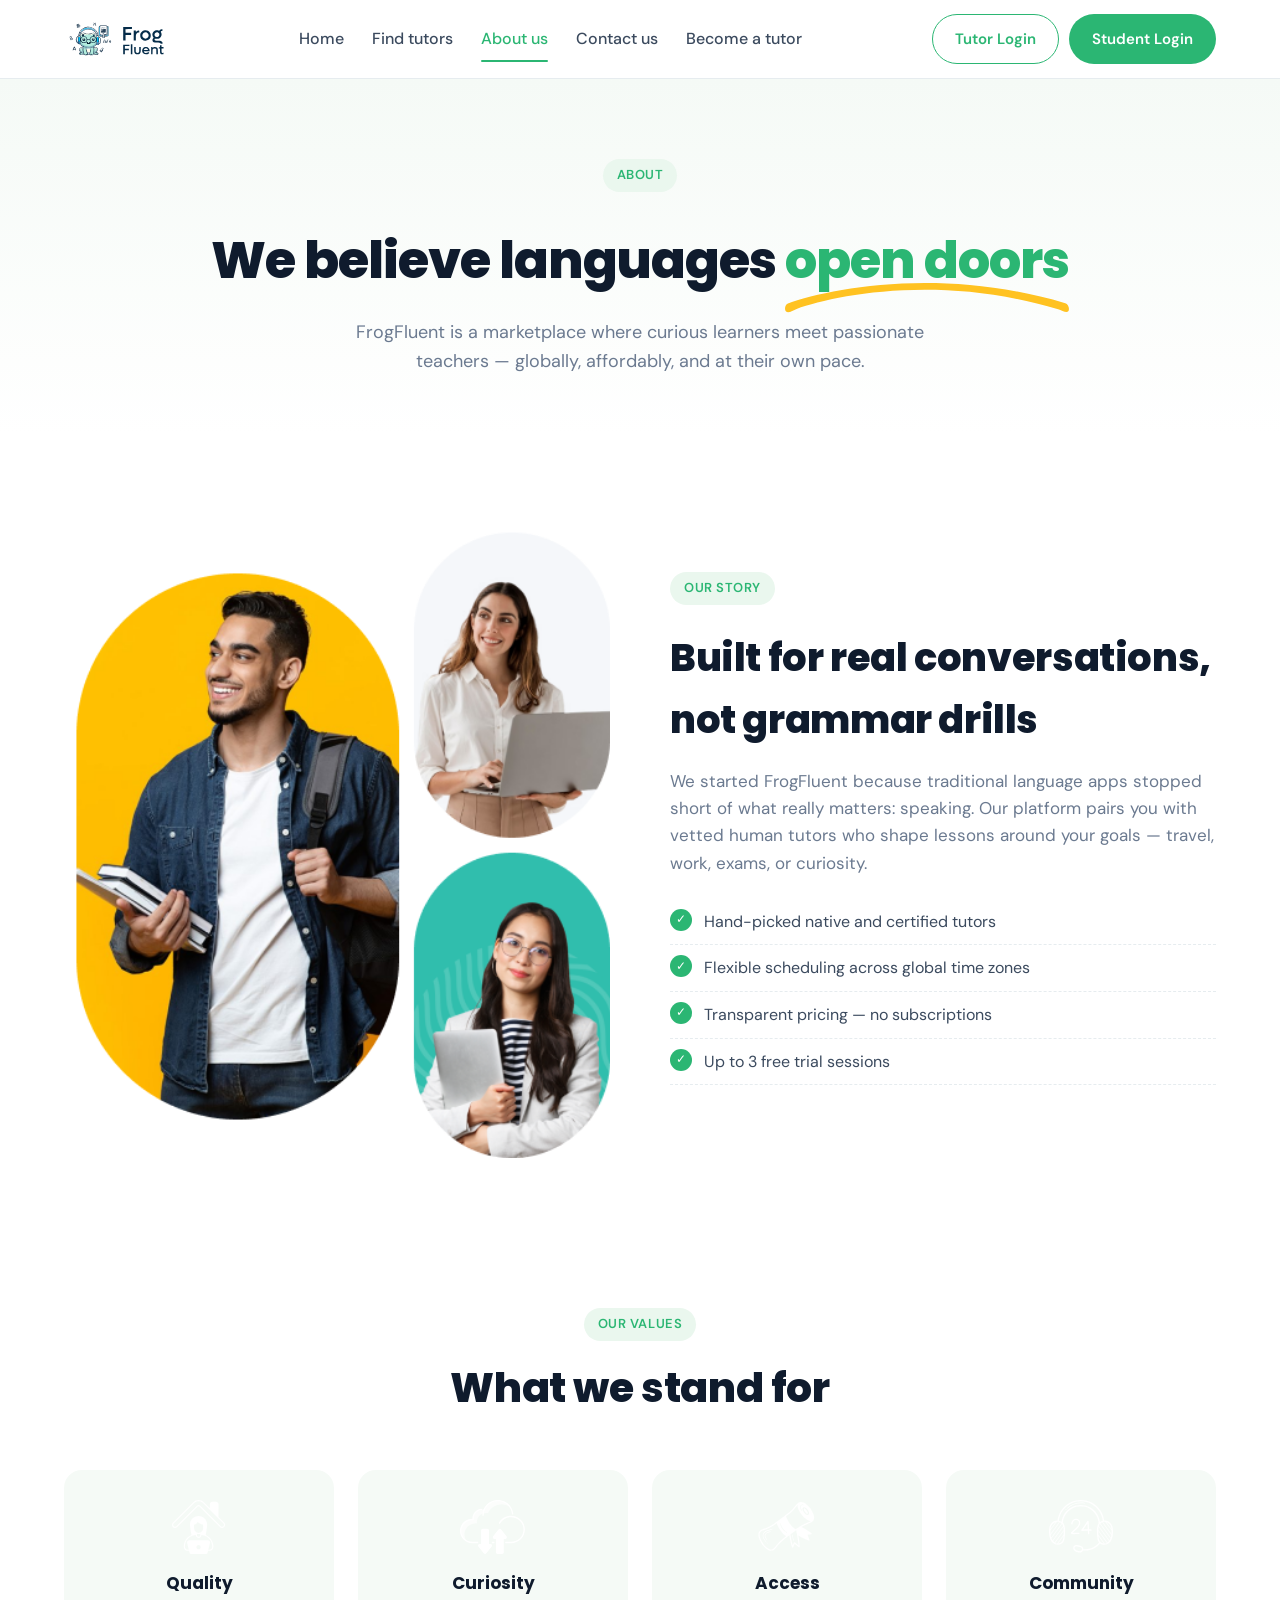
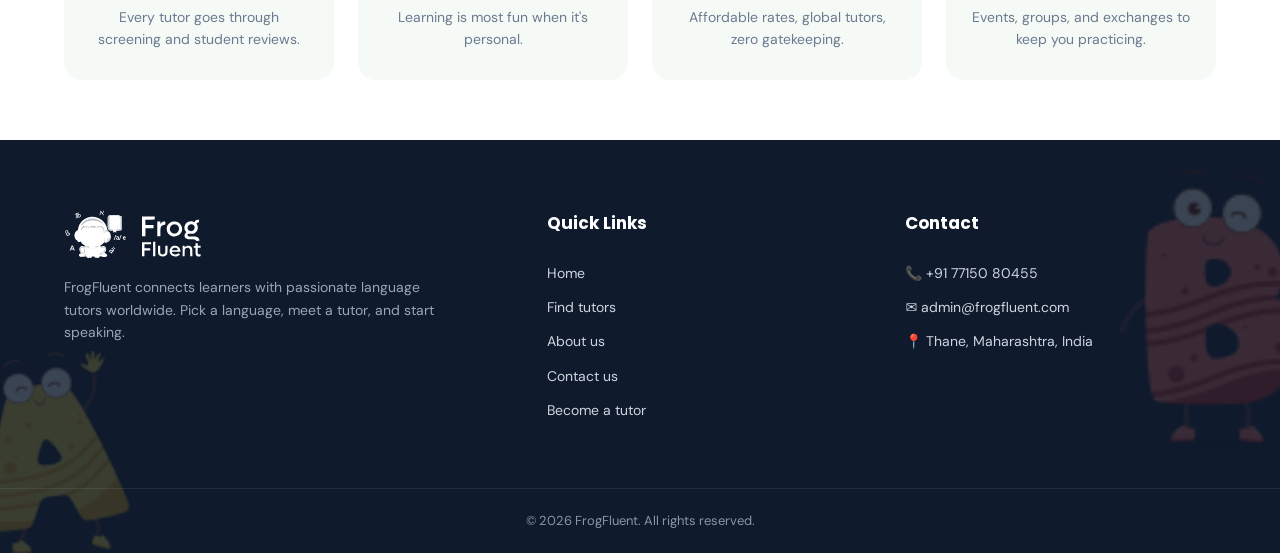
<file: about.html>
<!DOCTYPE html>
<html lang="en">
<head>
<meta charset="UTF-8" />
<meta name="viewport" content="width=device-width, initial-scale=1.0" />
<title>About Us — FrogFluent</title>
<link rel="icon" href="assets/logo.svg" />
<link rel="preconnect" href="https://fonts.googleapis.com">
<link rel="preconnect" href="https://fonts.gstatic.com" crossorigin>
<link href="https://fonts.googleapis.com/css2?family=DM+Sans:wght@400;500;700&family=Poppins:wght@400;500;600;700;800&display=swap" rel="stylesheet">
<link rel="stylesheet" href="styles.css" />
<style>:root{
  --green:#2bb673;
  --green-d:#1e9b60;
  --ink:#0f1b2d;
  --ink-2:#3b4a5e;
  --muted:#6b7a90;
  --bg:#ffffff;
  --bg-soft:#f5faf6;
  --bg-soft-2:#eef7f0;
  --yellow:#ffd23f;
  --orange:#ff7849;
  --line:#e6ecef;
  --radius:14px;
  --shadow:0 12px 30px rgba(15,27,45,.08);
  --container:1200px;
}

*{box-sizing:border-box}
html,body{margin:0;padding:0}
body{
  font-family:'DM Sans','Poppins',system-ui,sans-serif;
  color:var(--ink);
  background:var(--bg);
  line-height:1.6;
  font-size:16px;
  -webkit-font-smoothing:antialiased;
}
a{color:inherit;text-decoration:none}
img{max-width:100%;display:block}
ul{margin:0;padding:0;list-style:none}

.container{max-width:var(--container);margin:0 auto;padding:0 24px}

/* Buttons */
.btn{
  display:inline-flex;align-items:center;justify-content:center;gap:8px;
  padding:12px 22px;border-radius:999px;font-weight:600;font-size:15px;
  border:1.5px solid transparent;cursor:pointer;transition:.2s ease;
  font-family:inherit;
}
.btn-primary{background:var(--green);color:#fff}
.btn-primary:hover{background:var(--green-d)}
.btn-outline{border-color:var(--green);color:var(--green);background:transparent}
.btn-outline:hover{background:var(--green);color:#fff}
.btn-ghost{background:transparent;color:var(--ink)}
.btn-ghost:hover{color:var(--green)}
.btn-lg{padding:15px 28px;font-size:16px}
.btn-sm{padding:8px 16px;font-size:13px}

/* Header */
.site-header{
  position:sticky;top:0;z-index:50;background:rgba(255,255,255,.96);
  backdrop-filter:saturate(140%) blur(6px);
  border-bottom:1px solid var(--line);
}
.header-inner{display:flex;align-items:center;justify-content:space-between;height:78px;gap:20px}
.logo img{height:44px;width:auto}
.main-nav{display:flex;gap:28px}
.main-nav a{font-weight:500;color:var(--ink-2);position:relative;padding:6px 0}
.main-nav a:hover,.main-nav a.active{color:var(--green)}
.main-nav a.active::after{
  content:"";position:absolute;left:0;right:0;bottom:-4px;height:2px;background:var(--green);border-radius:2px;
}
.header-actions{display:flex;gap:10px;align-items:center}
.mobile-toggle{display:none;background:none;border:0;font-size:24px;cursor:pointer}

/* Hero */
.hero{
  background:linear-gradient(180deg,#f5faf6 0%,#ffffff 100%);
  padding:60px 0 80px;position:relative;overflow:hidden;
}
.hero-grid{display:grid;grid-template-columns:1.05fr 1fr;gap:48px;align-items:center}
.eyebrow{display:inline-block;background:#fff;border:1px solid var(--line);padding:6px 14px;border-radius:999px;font-size:13px;color:var(--ink-2);margin-bottom:18px;box-shadow:var(--shadow)}
.eyebrow a{color:var(--green);font-weight:600}
.hero h1{
  font-family:'Poppins',sans-serif;
  font-size:clamp(34px,4.4vw,58px);
  line-height:1.1;letter-spacing:-.02em;font-weight:800;margin:0 0 18px;
}
.underline-word{position:relative;display:inline-block;color:var(--green)}
.underline-word img{position:absolute;left:0;right:0;bottom:-12px;width:100%;height:auto}
.hero p{font-size:18px;color:var(--muted);max-width:520px;margin:0 0 28px}
.hero-cta{display:flex;gap:14px;flex-wrap:wrap;margin-bottom:24px}
.hero-points{display:flex;gap:22px;flex-wrap:wrap;color:var(--ink-2);font-weight:500}
.hero-points li{font-size:14px}

.hero-visual{position:relative;min-height:520px}
.hero-img-1,.hero-img-2{
  position:absolute;border-radius:24px;box-shadow:var(--shadow);object-fit:cover;
}
.hero-img-1{top:0;right:0;width:78%;height:430px}
.hero-img-2{bottom:0;left:0;width:55%;height:280px;border:6px solid #fff}

/* Sections */
.section{padding:90px 0;position:relative}
.section-head{margin-bottom:50px}
.section-head.center{text-align:center}
.kicker{
  display:inline-block;background:#eaf7ee;color:var(--green);
  padding:6px 14px;border-radius:999px;font-size:13px;font-weight:600;
  letter-spacing:.04em;text-transform:uppercase;margin-bottom:14px;
}
.section-head h2{
  font-family:'Poppins',sans-serif;font-size:clamp(28px,3.2vw,42px);
  margin:0 0 14px;font-weight:800;letter-spacing:-.01em;
}
.section-head p{color:var(--muted);max-width:620px;margin:0 auto;font-size:17px}

/* Languages */
.languages{background:#fff}
.lang-grid{display:grid;grid-template-columns:repeat(4,1fr);gap:24px}
.lang-card{
  background:#fff;border:1px solid var(--line);border-radius:20px;padding:28px;text-align:center;
  transition:.25s ease;box-shadow:0 1px 0 rgba(0,0,0,.02);
}
.lang-card:hover{transform:translateY(-6px);box-shadow:var(--shadow);border-color:#cfe9d6}
.lang-card .flag{width:88px;height:88px;border-radius:50%;overflow:hidden;margin:0 auto 18px;border:4px solid #eaf7ee}
.lang-card .flag img{width:100%;height:100%;object-fit:cover}
.lang-card h3{margin:0 0 6px;font-family:'Poppins',sans-serif;font-size:20px}
.lang-card p{margin:0;color:var(--muted);font-size:14px}
.lang-card.disabled{opacity:.7}

/* Tutors */
.tutors-section{background:var(--bg-soft)}
.tutor-grid{display:grid;grid-template-columns:repeat(3,1fr);gap:28px}
.tutor-card{
  background:#fff;border-radius:20px;overflow:hidden;box-shadow:var(--shadow);
  transition:.25s ease;
}
.tutor-card:hover{transform:translateY(-6px)}
.tutor-photo{height:280px;overflow:hidden;background:#eee}
.tutor-photo img{width:100%;height:100%;object-fit:cover}
.tutor-body{padding:22px 24px 26px}
.rating{color:#f59e0b;font-weight:700;font-size:14px;margin-bottom:8px}
.tutor-body h3{margin:0 0 4px;font-family:'Poppins',sans-serif;font-size:20px}
.tutor-body .meta{color:var(--green);font-size:13px;font-weight:600;margin:0 0 12px}
.tutor-body p{color:var(--muted);font-size:14px;margin:0 0 16px}

/* Benefits */
.benefits{padding:60px 0;background:#fff}
.benefit-grid{display:grid;grid-template-columns:repeat(4,1fr);gap:24px}
.benefit{
  text-align:center;padding:30px 22px;border-radius:18px;background:var(--bg-soft);
  transition:.25s ease;
}
.benefit:hover{background:var(--bg-soft-2);transform:translateY(-4px)}
.benefit img{height:54px;margin:0 auto 16px}
.benefit h4{margin:0 0 8px;font-family:'Poppins',sans-serif;font-size:17px}
.benefit p{margin:0;color:var(--muted);font-size:14px}

/* Two-col */
.two-col{display:grid;grid-template-columns:1fr 1fr;gap:60px;align-items:center}
.two-col.reverse .col-img{order:2}
.col-img img{width:100%;border-radius:20px}
.col-text h2{font-family:'Poppins',sans-serif;font-size:clamp(28px,3vw,40px);margin:8px 0 18px;font-weight:800;letter-spacing:-.01em}
.col-text p{color:var(--muted);font-size:17px;margin:0 0 22px}

.check-list{margin:0 0 26px}
.check-list li{
  position:relative;padding:10px 0 10px 34px;color:var(--ink-2);font-size:16px;border-bottom:1px dashed var(--line);
}
.check-list li::before{
  content:"✓";position:absolute;left:0;top:10px;
  width:22px;height:22px;border-radius:50%;background:var(--green);color:#fff;
  display:inline-flex;align-items:center;justify-content:center;font-size:12px;font-weight:700;
}

/* Become tutor */
.become-tutor{background:linear-gradient(180deg,#fff 0%,#f5faf6 100%)}
.tutor-perks{display:grid;grid-template-columns:repeat(3,1fr);gap:14px;margin:26px 0}
.perk{background:#fff;border:1px solid var(--line);border-radius:14px;padding:16px;text-align:center}
.perk img{height:36px;margin:0 auto 10px}
.perk h4{margin:0 0 4px;font-size:15px;font-family:'Poppins',sans-serif}
.perk p{margin:0;font-size:12px;color:var(--muted)}

/* Testimonials */
.testimonials{background:var(--bg-soft);position:relative;overflow:hidden}
.testimonial-grid{
  display:grid;grid-template-columns:repeat(3,1fr);gap:24px;
}
.t-card{
  background:#fff;border-radius:20px;padding:28px;margin:0;box-shadow:var(--shadow);
  display:flex;flex-direction:column;gap:14px;position:relative;
}
.t-card .avatar{width:64px;height:64px;border-radius:50%;object-fit:cover;border:3px solid #eaf7ee}
.t-card blockquote{margin:0;color:var(--ink-2);font-size:15px;line-height:1.7}
.t-card figcaption{display:flex;flex-direction:column}
.t-card figcaption strong{font-family:'Poppins',sans-serif;font-size:15px}
.t-card figcaption span{color:var(--muted);font-size:13px}
.t-shape{position:absolute;opacity:.5;pointer-events:none}
.t-shape-1{top:30px;left:20px;width:60px}
.t-shape-3{bottom:30px;right:20px;width:80px}

/* Footer */
.site-footer{
  background:#0f1b2d;color:#cdd6df;padding:70px 0 0;position:relative;overflow:hidden;
}
.footer-grid{display:grid;grid-template-columns:1.4fr 1fr 1fr;gap:48px;position:relative;z-index:2}
.footer-logo{height:48px;margin-bottom:18px;filter:brightness(0) invert(1)}
.f-col h5{color:#fff;font-family:'Poppins',sans-serif;font-size:17px;margin:0 0 18px}
.f-col ul li{padding:6px 0;font-size:14px}
.f-col ul li a:hover{color:var(--green)}
.contact-list li{display:flex;gap:10px;align-items:flex-start}
.f-col.about p{font-size:14px;color:#9aa6b3;max-width:380px}

.f-shape{position:absolute;opacity:.18;pointer-events:none}
.f-shape-1{bottom:0;left:-30px;width:160px}
.f-shape-2{top:30px;right:-40px;width:200px}

.copyright{
  margin-top:60px;border-top:1px solid rgba(255,255,255,.08);
  padding:22px 0;font-size:13px;color:#8896a6;text-align:center;
  position:relative;z-index:2;
}

/* Page hero (sub-pages) */
.page-hero{
  background:linear-gradient(180deg,#f5faf6 0%,#ffffff 100%);
  padding:80px 0 60px;text-align:center;
}
.page-hero h1{font-family:'Poppins',sans-serif;font-size:clamp(32px,4vw,52px);margin:14px 0 16px;font-weight:800;letter-spacing:-.02em}
.page-hero p{color:var(--muted);font-size:18px;max-width:640px;margin:0 auto}

/* Tutor filters */
.tutor-filters{
  display:grid;grid-template-columns:repeat(4,1fr) auto;gap:12px;
  background:#fff;border:1px solid var(--line);border-radius:18px;padding:16px;
  box-shadow:var(--shadow);margin-bottom:36px;
}
.tutor-filters select,.tutor-filters input{
  padding:12px 14px;border:1px solid var(--line);border-radius:10px;font-family:inherit;font-size:14px;background:#fff;
}
.tutor-grid.four{grid-template-columns:repeat(3,1fr)}
.tutor-card .price{color:var(--green);font-weight:700;font-size:13px}
.card-actions{display:flex;gap:8px}

/* Contact / forms */
.contact-info ul.big li{
  display:flex;flex-direction:column;border-bottom:1px solid var(--line);padding:14px 0;
}
.contact-info ul.big li strong{font-family:'Poppins',sans-serif;color:var(--green);font-size:13px;text-transform:uppercase;letter-spacing:.05em;margin-bottom:4px}
.contact-info ul.big li span{color:var(--ink);font-size:16px}
.contact-form{background:#fff;border:1px solid var(--line);border-radius:20px;padding:30px;box-shadow:var(--shadow);display:flex;flex-direction:column;gap:14px}
.contact-form h3{font-family:'Poppins',sans-serif;margin:0 0 6px;font-size:22px}
.contact-form input,.contact-form textarea{
  padding:14px 16px;border:1px solid var(--line);border-radius:12px;font-family:inherit;font-size:15px;background:#fff;width:100%;
}
.contact-form .row{display:flex;gap:12px}
.contact-form .row.two>*{flex:1}
.contact-form button{align-self:flex-start;margin-top:6px}
.contact-form.full button{align-self:stretch}
.container.narrow{max-width:760px}
.apply-section{background:var(--bg-soft)}

/* Loader + Modal */
.loading{color:var(--muted);text-align:center;grid-column:1/-1;padding:40px 0}
.card-actions{display:flex;gap:8px;flex-wrap:wrap}
.card-actions .btn{flex:1;min-width:120px}
.check-list.small li{padding:6px 0 6px 28px;font-size:14px}
.check-list.small li::before{width:18px;height:18px;top:7px;font-size:11px}

.wise-modal{position:fixed;inset:0;z-index:1000;display:none;align-items:center;justify-content:center;padding:20px}
.wise-modal.open{display:flex}
.wise-modal-backdrop{position:absolute;inset:0;background:rgba(15,27,45,.55);backdrop-filter:blur(2px)}
.wise-modal-body{position:relative;background:#fff;border-radius:20px;max-width:520px;width:100%;padding:30px;box-shadow:0 30px 80px rgba(0,0,0,.3);max-height:90vh;overflow:auto}
.wise-modal-close{position:absolute;top:14px;right:16px;width:34px;height:34px;border-radius:50%;border:0;background:#f1f5f9;font-size:22px;cursor:pointer;line-height:1}
.wise-modal-close:hover{background:#e2e8f0}
.wise-modal-head{display:flex;gap:16px;align-items:center;margin-bottom:18px}
.wise-modal-head img{width:64px;height:64px;border-radius:50%;object-fit:cover;border:3px solid #eaf7ee}
.wise-modal-head h3{font-family:'Poppins',sans-serif;margin:0 0 4px;font-size:20px}
.wise-modal-head p{margin:0;color:var(--muted);font-size:14px}
.wise-modal-content p{color:var(--ink-2);font-size:15px;line-height:1.6}
.wise-modal-actions{display:flex;gap:10px;justify-content:flex-end;margin-top:22px;flex-wrap:wrap}

/* Tutor detail page */
.tutor-detail{padding:50px 0 80px;background:linear-gradient(180deg,#f5faf6 0%,#fff 60%)}
.back-link{display:inline-block;color:var(--green);font-weight:600;margin-bottom:18px;font-size:14px}
.tutor-detail-grid{display:grid;grid-template-columns:380px 1fr;gap:40px;align-items:start}
.tutor-detail-card{background:#fff;border:1px solid var(--line);border-radius:20px;padding:26px;box-shadow:var(--shadow);position:sticky;top:100px}
.tutor-detail-photo{width:100%;height:280px;object-fit:cover;border-radius:14px;margin-bottom:18px}
.tutor-detail-card h1{font-family:'Poppins',sans-serif;font-size:24px;margin:0 0 10px;letter-spacing:-.01em}
.tutor-detail-card .meta{display:flex;flex-direction:column;gap:6px;color:var(--ink-2);font-size:14px;margin:0 0 18px}
.price-row{display:flex;justify-content:space-between;align-items:center;padding:14px 0;border-top:1px dashed var(--line);border-bottom:1px dashed var(--line);margin-bottom:18px}
.price-amount{font-family:'Poppins',sans-serif;font-size:28px;font-weight:800;color:var(--ink)}
.price-suffix{color:var(--muted);font-size:14px}
.trial-pill{background:#eaf7ee;color:var(--green);font-size:12px;font-weight:600;padding:5px 10px;border-radius:999px}
.detail-actions{display:flex;flex-direction:column;gap:10px;margin-bottom:18px}
.tutor-detail-body section{margin-bottom:36px}
.tutor-detail-body h2{font-family:'Poppins',sans-serif;font-size:22px;margin:0 0 14px;letter-spacing:-.01em}
.tutor-bio p{color:var(--ink-2);font-size:16px;line-height:1.75;margin:0 0 14px}

/* Iframe + payment modal */
.wise-modal-body.wide{max-width:900px;padding:24px}
/* Booking widget */
.bw-head{display:flex;gap:14px;align-items:center;margin-bottom:18px;padding-bottom:16px;border-bottom:1px solid var(--line)}
.bw-head img{width:54px;height:54px;border-radius:50%;object-fit:cover;border:3px solid #eaf7ee}
.bw-head h3{font-family:'Poppins',sans-serif;margin:0 0 2px;font-size:18px}
.bw-head p{margin:0;color:var(--muted);font-size:13px}
.bw-loading{text-align:center;padding:60px 20px;color:var(--muted)}
.bw-spinner{width:34px;height:34px;border:3px solid #eaf7ee;border-top-color:var(--green);border-radius:50%;animation:bwspin 1s linear infinite;margin:0 auto 14px}
@keyframes bwspin{to{transform:rotate(360deg)}}
.bw-error{background:#fee;border:1px solid #fbb;color:#b00020;padding:12px;border-radius:8px;font-size:14px;display:flex;flex-direction:column;gap:10px;align-items:flex-start}
.bw-controls{display:flex;justify-content:space-between;align-items:center;margin-bottom:14px;gap:12px;flex-wrap:wrap}
.bw-month-nav{display:flex;align-items:center;gap:8px;font-family:'Poppins',sans-serif;font-weight:600;font-size:15px}
.bw-icon{width:32px;height:32px;border-radius:50%;border:1px solid var(--line);background:#fff;cursor:pointer;font-size:18px;line-height:1;color:var(--ink)}
.bw-icon:hover{background:#eaf7ee;border-color:var(--green);color:var(--green)}
.bw-duration{display:flex;gap:6px}
.bw-pill{padding:6px 12px;border-radius:999px;border:1px solid var(--line);background:#fff;font-size:13px;font-weight:500;cursor:pointer;color:var(--ink-2)}
.bw-pill.active{background:var(--green);border-color:var(--green);color:#fff}
.bw-grid{display:grid;grid-template-columns:1.2fr 1fr;gap:20px;align-items:start}
.bw-cal{display:grid;grid-template-columns:repeat(7,1fr);gap:4px}
.bw-dow{font-size:11px;text-align:center;color:var(--muted);font-weight:600;padding:6px 0}
.bw-day,.bw-empty{aspect-ratio:1;display:flex;align-items:center;justify-content:center;border-radius:10px;border:0;background:transparent;font-size:14px;font-family:inherit;cursor:pointer;color:var(--ink-2)}
.bw-day.past{color:#cbd5e1;cursor:not-allowed}
.bw-day.empty{color:#cbd5e1;cursor:not-allowed}
.bw-day.avail{background:#eaf7ee;color:var(--green);font-weight:600}
.bw-day.avail:hover{background:var(--green);color:#fff}
.bw-day.selected{background:var(--green);color:#fff;font-weight:700;box-shadow:0 4px 12px rgba(43,182,115,.35)}
.bw-slots h4{font-family:'Poppins',sans-serif;font-size:15px;margin:0 0 12px}
.bw-empty-msg{color:var(--muted);font-size:14px;text-align:center;padding:20px 0}
.bw-slot-list{display:grid;grid-template-columns:1fr 1fr;gap:8px;max-height:300px;overflow:auto;padding-right:4px}
.bw-slot{padding:10px;border:1px solid var(--green);background:#fff;color:var(--green);border-radius:10px;cursor:pointer;font-family:inherit;font-size:14px;font-weight:600}
.bw-slot:hover{background:var(--green);color:#fff}
.bw-summary{display:flex;justify-content:space-between;align-items:center;background:#eaf7ee;padding:14px 16px;border-radius:12px;margin-bottom:18px}
.bw-summary strong{font-family:'Poppins',sans-serif;font-size:15px;color:var(--ink);display:block;margin-top:2px}
.bw-tag{font-size:11px;font-weight:700;color:var(--green);text-transform:uppercase;letter-spacing:.06em}
.bw-link{border:0;background:transparent;color:var(--green);font-weight:600;cursor:pointer;font-size:14px}
.bw-form{display:flex;flex-direction:column;gap:14px}
.bw-form label{display:flex;flex-direction:column;font-size:13px;color:var(--ink-2);font-weight:600;gap:6px}
.bw-form input{padding:12px 14px;border:1px solid var(--line);border-radius:10px;font:inherit;font-weight:400;font-size:15px;background:#fff;color:var(--ink)}
.bw-form input:focus{outline:none;border-color:var(--green);box-shadow:0 0 0 3px rgba(43,182,115,.15)}
.bw-success{text-align:center;padding:14px 0}
.bw-check{width:64px;height:64px;border-radius:50%;background:var(--green);color:#fff;display:flex;align-items:center;justify-content:center;font-size:36px;margin:0 auto 16px;box-shadow:0 12px 30px rgba(43,182,115,.35)}
.bw-success h3{font-family:'Poppins',sans-serif;margin:0 0 10px;font-size:22px}
.bw-success p{margin:0 0 8px;color:var(--ink-2)}
.bw-muted{color:var(--muted);font-size:13px}

.wise-iframe-wrap{position:relative;width:100%;height:640px;margin-top:8px;border-radius:14px;overflow:hidden;background:#f5faf6}
.wise-booking-iframe{width:100%;height:100%;border:0;background:#fff;position:relative;z-index:1}
.wise-iframe-loading{position:absolute;inset:0;display:flex;align-items:center;justify-content:center;color:var(--muted);font-size:14px;text-align:center;padding:20px;z-index:0}
.pay-form{display:flex;flex-direction:column;gap:14px;margin-top:14px}
.pay-form label{display:flex;flex-direction:column;font-size:13px;color:var(--ink-2);font-weight:600;gap:6px}
.pay-form input{padding:12px 14px;border:1px solid var(--line);border-radius:10px;font:inherit;font-weight:400;font-size:15px;background:#fff;color:var(--ink)}
.pay-hint{color:var(--muted);font-size:13px;margin:0}
.pay-error{background:#fee;color:#b00020;border:1px solid #fbb;padding:10px 12px;border-radius:8px;margin-top:10px;font-size:14px}
.pay-status{color:var(--muted);text-align:center;padding:14px 0}

/* Loader + Modal */
.loading{color:var(--muted);text-align:center;grid-column:1/-1;padding:40px 0}
.card-actions{display:flex;gap:8px;flex-wrap:wrap}
.card-actions .btn{flex:1;min-width:120px}
.tutor-card a.tutor-photo{display:block}
.tutor-card h3 a{color:inherit}
.check-list.small li{padding:6px 0 6px 28px;font-size:14px}
.check-list.small li::before{width:18px;height:18px;top:7px;font-size:11px}

.wise-modal{position:fixed;inset:0;z-index:1000;display:none;align-items:center;justify-content:center;padding:20px}
.wise-modal.open{display:flex}
.wise-modal-backdrop{position:absolute;inset:0;background:rgba(15,27,45,.55);backdrop-filter:blur(2px)}
.wise-modal-body{position:relative;background:#fff;border-radius:20px;max-width:520px;width:100%;padding:30px;box-shadow:0 30px 80px rgba(0,0,0,.3);max-height:90vh;overflow:auto}
.wise-modal-close{position:absolute;top:14px;right:16px;width:34px;height:34px;border-radius:50%;border:0;background:#f1f5f9;font-size:22px;cursor:pointer;line-height:1;z-index:2}
.wise-modal-close:hover{background:#e2e8f0}
.wise-modal-head{display:flex;gap:16px;align-items:center;margin-bottom:18px}
.wise-modal-head img{width:64px;height:64px;border-radius:50%;object-fit:cover;border:3px solid #eaf7ee}
.wise-modal-head h3{font-family:'Poppins',sans-serif;margin:0 0 4px;font-size:20px}
.wise-modal-head p{margin:0;color:var(--muted);font-size:14px}
.wise-modal-content p{color:var(--ink-2);font-size:15px;line-height:1.6}
.wise-modal-actions{display:flex;gap:10px;justify-content:flex-end;margin-top:22px;flex-wrap:wrap}

/* Responsive */
@media (max-width:1024px){
  .lang-grid,.benefit-grid{grid-template-columns:repeat(2,1fr)}
  .tutor-grid,.testimonial-grid{grid-template-columns:repeat(2,1fr)}
  .two-col{grid-template-columns:1fr;gap:40px}
  .two-col.reverse .col-img{order:0}
  .footer-grid{grid-template-columns:1fr 1fr;gap:32px}
}
@media (max-width:768px){
  .main-nav,.header-actions{
    display:none;position:absolute;top:78px;left:0;right:0;background:#fff;
    flex-direction:column;padding:20px;border-bottom:1px solid var(--line);gap:16px;
  }
  .main-nav.open,.header-actions.open{display:flex}
  .mobile-toggle{display:block}
  .hero-grid{grid-template-columns:1fr}
  .hero-visual{min-height:380px;margin-top:30px}
  .lang-grid,.benefit-grid,.tutor-grid,.tutor-grid.four,.testimonial-grid{grid-template-columns:1fr}
  .tutor-detail-grid{grid-template-columns:1fr}
  .tutor-detail-card{position:static}
  .wise-booking-iframe{height:520px}
  .tutor-filters{grid-template-columns:1fr}
  .contact-form .row.two{flex-direction:column}
  .footer-grid{grid-template-columns:1fr}
  .section{padding:60px 0}
  .tutor-perks{grid-template-columns:1fr}
}
</style>

</head>
<body>

<header class="site-header">
  <div class="container header-inner">
    <a href="index.html" class="logo"><img src="assets/logo.svg" alt="FrogFluent" /></a>
    <nav class="main-nav">
      <a href="index.html">Home</a>
      <a href="tutors.html">Find tutors</a>
      <a href="about.html" class="active">About us</a>
      <a href="contact.html">Contact us</a>
      <a href="become-tutor.html">Become a tutor</a>
    </nav>
    <div class="header-actions">
      <a href="https://frogfluent-sample.wise.live/signup" target="_blank" rel="noopener" class="btn btn-outline">Tutor Login</a>
      <a href="https://frogfluent-sample.wise.live/signup" target="_blank" rel="noopener" class="btn btn-primary">Student Login</a>
    </div>
    <button class="mobile-toggle" aria-label="Menu">☰</button>
  </div>
</header>


<section class="page-hero">
  <div class="container">
    <span class="kicker">About</span>
    <h1>We believe languages <span class="underline-word">open doors<img src="assets/img/underline-cta.svg" alt=""/></span></h1>
    <p>FrogFluent is a marketplace where curious learners meet passionate teachers — globally, affordably, and at their own pace.</p>
  </div>
</section>

<section class="section">
  <div class="container two-col">
    <div class="col-img"><img src="assets/img/why-enroll.png" alt="About"/></div>
    <div class="col-text">
      <span class="kicker">Our Story</span>
      <h2>Built for real conversations, not grammar drills</h2>
      <p>We started FrogFluent because traditional language apps stopped short of what really matters: speaking. Our platform pairs you with vetted human tutors who shape lessons around your goals — travel, work, exams, or curiosity.</p>
      <ul class="check-list">
        <li>Hand-picked native and certified tutors</li>
        <li>Flexible scheduling across global time zones</li>
        <li>Transparent pricing — no subscriptions</li>
        <li>Up to 3 free trial sessions</li>
      </ul>
    </div>
  </div>
</section>

<section class="section benefits">
  <div class="container">
    <div class="section-head center"><span class="kicker">Our Values</span><h2>What we stand for</h2></div>
    <div class="benefit-grid">
      <div class="benefit"><img src="assets/img/funfact-1.svg" alt=""/><h4>Quality</h4><p>Every tutor goes through screening and student reviews.</p></div>
      <div class="benefit"><img src="assets/img/funfact-2.svg" alt=""/><h4>Curiosity</h4><p>Learning is most fun when it's personal.</p></div>
      <div class="benefit"><img src="assets/img/funfact-3.svg" alt=""/><h4>Access</h4><p>Affordable rates, global tutors, zero gatekeeping.</p></div>
      <div class="benefit"><img src="assets/img/funfact-4.svg" alt=""/><h4>Community</h4><p>Events, groups, and exchanges to keep you practicing.</p></div>
    </div>
  </div>
</section>


<footer class="site-footer">
  <div class="container footer-grid">
    <div class="f-col about">
      <img src="assets/img/footer-logo.svg" alt="FrogFluent" class="footer-logo"/>
      <p>FrogFluent connects learners with passionate language tutors worldwide. Pick a language, meet a tutor, and start speaking.</p>
    </div>
    <div class="f-col">
      <h5>Quick Links</h5>
      <ul>
        <li><a href="index.html">Home</a></li>
        <li><a href="tutors.html">Find tutors</a></li>
        <li><a href="about.html">About us</a></li>
        <li><a href="contact.html">Contact us</a></li>
        <li><a href="become-tutor.html">Become a tutor</a></li>
      </ul>
    </div>
    <div class="f-col">
      <h5>Contact</h5>
      <ul class="contact-list">
        <li>📞 +91 77150 80455</li>
        <li>✉ admin@frogfluent.com</li>
        <li>📍 Thane, Maharashtra, India</li>
      </ul>
    </div>
  </div>
  <img class="f-shape f-shape-1" src="assets/img/fw-cartoon-4.png" alt=""/>
  <img class="f-shape f-shape-2" src="assets/img/fw-cartoon-5.png" alt=""/>
  <div class="copyright">
    <div class="container">© 2026 FrogFluent. All rights reserved.</div>
  </div>
</footer>

<script src="booking-widget.js"></script>
<script src="tutors-loader.js"></script>
<script>
  document.querySelector('.mobile-toggle')?.addEventListener('click', () => {
    document.querySelector('.main-nav')?.classList.toggle('open');
    document.querySelector('.header-actions')?.classList.toggle('open');
  });
</script>
</body>
</html>
</file>
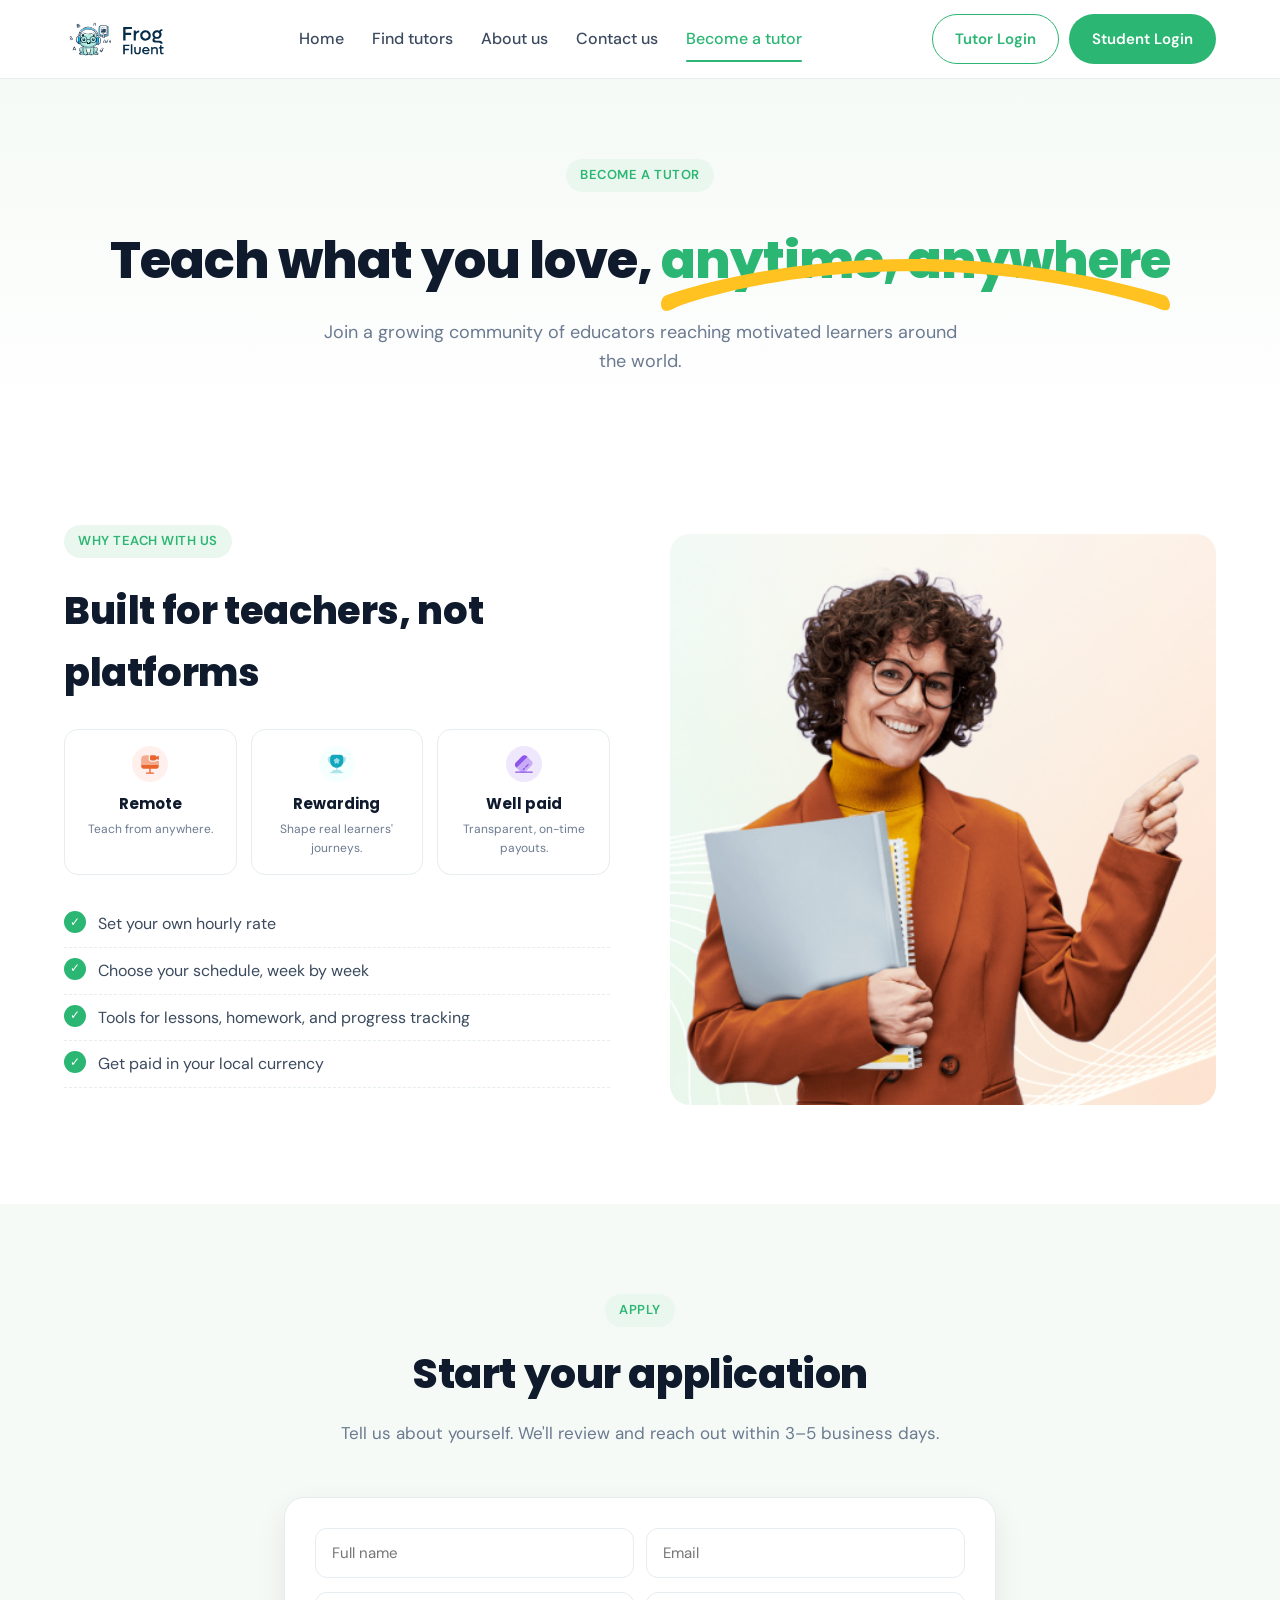
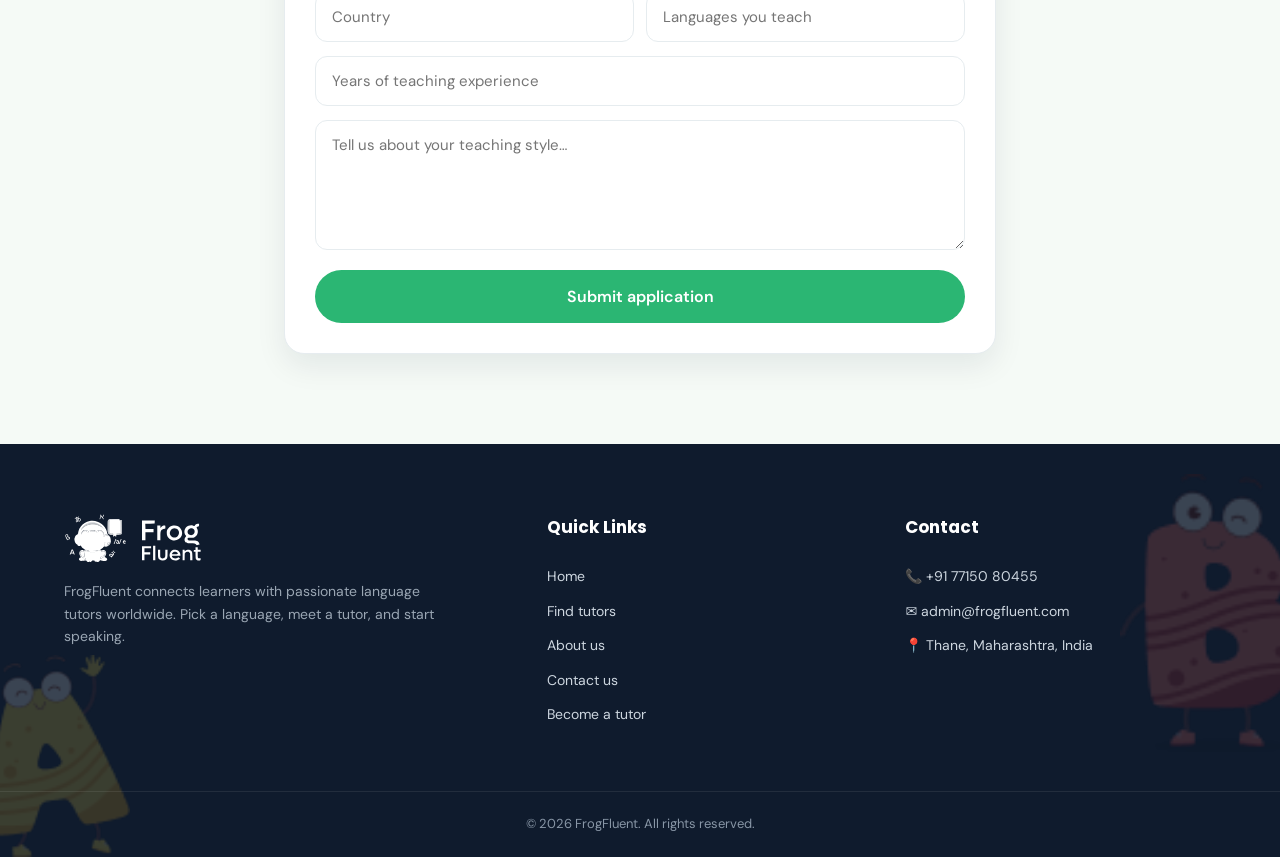
<file: become-tutor.html>
<!DOCTYPE html>
<html lang="en">
<head>
<meta charset="UTF-8" />
<meta name="viewport" content="width=device-width, initial-scale=1.0" />
<title>Become a Tutor — FrogFluent</title>
<link rel="icon" href="assets/logo.svg" />
<link rel="preconnect" href="https://fonts.googleapis.com">
<link rel="preconnect" href="https://fonts.gstatic.com" crossorigin>
<link href="https://fonts.googleapis.com/css2?family=DM+Sans:wght@400;500;700&family=Poppins:wght@400;500;600;700;800&display=swap" rel="stylesheet">
<link rel="stylesheet" href="styles.css" />
<style>:root{
  --green:#2bb673;
  --green-d:#1e9b60;
  --ink:#0f1b2d;
  --ink-2:#3b4a5e;
  --muted:#6b7a90;
  --bg:#ffffff;
  --bg-soft:#f5faf6;
  --bg-soft-2:#eef7f0;
  --yellow:#ffd23f;
  --orange:#ff7849;
  --line:#e6ecef;
  --radius:14px;
  --shadow:0 12px 30px rgba(15,27,45,.08);
  --container:1200px;
}

*{box-sizing:border-box}
html,body{margin:0;padding:0}
body{
  font-family:'DM Sans','Poppins',system-ui,sans-serif;
  color:var(--ink);
  background:var(--bg);
  line-height:1.6;
  font-size:16px;
  -webkit-font-smoothing:antialiased;
}
a{color:inherit;text-decoration:none}
img{max-width:100%;display:block}
ul{margin:0;padding:0;list-style:none}

.container{max-width:var(--container);margin:0 auto;padding:0 24px}

/* Buttons */
.btn{
  display:inline-flex;align-items:center;justify-content:center;gap:8px;
  padding:12px 22px;border-radius:999px;font-weight:600;font-size:15px;
  border:1.5px solid transparent;cursor:pointer;transition:.2s ease;
  font-family:inherit;
}
.btn-primary{background:var(--green);color:#fff}
.btn-primary:hover{background:var(--green-d)}
.btn-outline{border-color:var(--green);color:var(--green);background:transparent}
.btn-outline:hover{background:var(--green);color:#fff}
.btn-ghost{background:transparent;color:var(--ink)}
.btn-ghost:hover{color:var(--green)}
.btn-lg{padding:15px 28px;font-size:16px}
.btn-sm{padding:8px 16px;font-size:13px}

/* Header */
.site-header{
  position:sticky;top:0;z-index:50;background:rgba(255,255,255,.96);
  backdrop-filter:saturate(140%) blur(6px);
  border-bottom:1px solid var(--line);
}
.header-inner{display:flex;align-items:center;justify-content:space-between;height:78px;gap:20px}
.logo img{height:44px;width:auto}
.main-nav{display:flex;gap:28px}
.main-nav a{font-weight:500;color:var(--ink-2);position:relative;padding:6px 0}
.main-nav a:hover,.main-nav a.active{color:var(--green)}
.main-nav a.active::after{
  content:"";position:absolute;left:0;right:0;bottom:-4px;height:2px;background:var(--green);border-radius:2px;
}
.header-actions{display:flex;gap:10px;align-items:center}
.mobile-toggle{display:none;background:none;border:0;font-size:24px;cursor:pointer}

/* Hero */
.hero{
  background:linear-gradient(180deg,#f5faf6 0%,#ffffff 100%);
  padding:60px 0 80px;position:relative;overflow:hidden;
}
.hero-grid{display:grid;grid-template-columns:1.05fr 1fr;gap:48px;align-items:center}
.eyebrow{display:inline-block;background:#fff;border:1px solid var(--line);padding:6px 14px;border-radius:999px;font-size:13px;color:var(--ink-2);margin-bottom:18px;box-shadow:var(--shadow)}
.eyebrow a{color:var(--green);font-weight:600}
.hero h1{
  font-family:'Poppins',sans-serif;
  font-size:clamp(34px,4.4vw,58px);
  line-height:1.1;letter-spacing:-.02em;font-weight:800;margin:0 0 18px;
}
.underline-word{position:relative;display:inline-block;color:var(--green)}
.underline-word img{position:absolute;left:0;right:0;bottom:-12px;width:100%;height:auto}
.hero p{font-size:18px;color:var(--muted);max-width:520px;margin:0 0 28px}
.hero-cta{display:flex;gap:14px;flex-wrap:wrap;margin-bottom:24px}
.hero-points{display:flex;gap:22px;flex-wrap:wrap;color:var(--ink-2);font-weight:500}
.hero-points li{font-size:14px}

.hero-visual{position:relative;min-height:520px}
.hero-img-1,.hero-img-2{
  position:absolute;border-radius:24px;box-shadow:var(--shadow);object-fit:cover;
}
.hero-img-1{top:0;right:0;width:78%;height:430px}
.hero-img-2{bottom:0;left:0;width:55%;height:280px;border:6px solid #fff}

/* Sections */
.section{padding:90px 0;position:relative}
.section-head{margin-bottom:50px}
.section-head.center{text-align:center}
.kicker{
  display:inline-block;background:#eaf7ee;color:var(--green);
  padding:6px 14px;border-radius:999px;font-size:13px;font-weight:600;
  letter-spacing:.04em;text-transform:uppercase;margin-bottom:14px;
}
.section-head h2{
  font-family:'Poppins',sans-serif;font-size:clamp(28px,3.2vw,42px);
  margin:0 0 14px;font-weight:800;letter-spacing:-.01em;
}
.section-head p{color:var(--muted);max-width:620px;margin:0 auto;font-size:17px}

/* Languages */
.languages{background:#fff}
.lang-grid{display:grid;grid-template-columns:repeat(4,1fr);gap:24px}
.lang-card{
  background:#fff;border:1px solid var(--line);border-radius:20px;padding:28px;text-align:center;
  transition:.25s ease;box-shadow:0 1px 0 rgba(0,0,0,.02);
}
.lang-card:hover{transform:translateY(-6px);box-shadow:var(--shadow);border-color:#cfe9d6}
.lang-card .flag{width:88px;height:88px;border-radius:50%;overflow:hidden;margin:0 auto 18px;border:4px solid #eaf7ee}
.lang-card .flag img{width:100%;height:100%;object-fit:cover}
.lang-card h3{margin:0 0 6px;font-family:'Poppins',sans-serif;font-size:20px}
.lang-card p{margin:0;color:var(--muted);font-size:14px}
.lang-card.disabled{opacity:.7}

/* Tutors */
.tutors-section{background:var(--bg-soft)}
.tutor-grid{display:grid;grid-template-columns:repeat(3,1fr);gap:28px}
.tutor-card{
  background:#fff;border-radius:20px;overflow:hidden;box-shadow:var(--shadow);
  transition:.25s ease;
}
.tutor-card:hover{transform:translateY(-6px)}
.tutor-photo{height:280px;overflow:hidden;background:#eee}
.tutor-photo img{width:100%;height:100%;object-fit:cover}
.tutor-body{padding:22px 24px 26px}
.rating{color:#f59e0b;font-weight:700;font-size:14px;margin-bottom:8px}
.tutor-body h3{margin:0 0 4px;font-family:'Poppins',sans-serif;font-size:20px}
.tutor-body .meta{color:var(--green);font-size:13px;font-weight:600;margin:0 0 12px}
.tutor-body p{color:var(--muted);font-size:14px;margin:0 0 16px}

/* Benefits */
.benefits{padding:60px 0;background:#fff}
.benefit-grid{display:grid;grid-template-columns:repeat(4,1fr);gap:24px}
.benefit{
  text-align:center;padding:30px 22px;border-radius:18px;background:var(--bg-soft);
  transition:.25s ease;
}
.benefit:hover{background:var(--bg-soft-2);transform:translateY(-4px)}
.benefit img{height:54px;margin:0 auto 16px}
.benefit h4{margin:0 0 8px;font-family:'Poppins',sans-serif;font-size:17px}
.benefit p{margin:0;color:var(--muted);font-size:14px}

/* Two-col */
.two-col{display:grid;grid-template-columns:1fr 1fr;gap:60px;align-items:center}
.two-col.reverse .col-img{order:2}
.col-img img{width:100%;border-radius:20px}
.col-text h2{font-family:'Poppins',sans-serif;font-size:clamp(28px,3vw,40px);margin:8px 0 18px;font-weight:800;letter-spacing:-.01em}
.col-text p{color:var(--muted);font-size:17px;margin:0 0 22px}

.check-list{margin:0 0 26px}
.check-list li{
  position:relative;padding:10px 0 10px 34px;color:var(--ink-2);font-size:16px;border-bottom:1px dashed var(--line);
}
.check-list li::before{
  content:"✓";position:absolute;left:0;top:10px;
  width:22px;height:22px;border-radius:50%;background:var(--green);color:#fff;
  display:inline-flex;align-items:center;justify-content:center;font-size:12px;font-weight:700;
}

/* Become tutor */
.become-tutor{background:linear-gradient(180deg,#fff 0%,#f5faf6 100%)}
.tutor-perks{display:grid;grid-template-columns:repeat(3,1fr);gap:14px;margin:26px 0}
.perk{background:#fff;border:1px solid var(--line);border-radius:14px;padding:16px;text-align:center}
.perk img{height:36px;margin:0 auto 10px}
.perk h4{margin:0 0 4px;font-size:15px;font-family:'Poppins',sans-serif}
.perk p{margin:0;font-size:12px;color:var(--muted)}

/* Testimonials */
.testimonials{background:var(--bg-soft);position:relative;overflow:hidden}
.testimonial-grid{
  display:grid;grid-template-columns:repeat(3,1fr);gap:24px;
}
.t-card{
  background:#fff;border-radius:20px;padding:28px;margin:0;box-shadow:var(--shadow);
  display:flex;flex-direction:column;gap:14px;position:relative;
}
.t-card .avatar{width:64px;height:64px;border-radius:50%;object-fit:cover;border:3px solid #eaf7ee}
.t-card blockquote{margin:0;color:var(--ink-2);font-size:15px;line-height:1.7}
.t-card figcaption{display:flex;flex-direction:column}
.t-card figcaption strong{font-family:'Poppins',sans-serif;font-size:15px}
.t-card figcaption span{color:var(--muted);font-size:13px}
.t-shape{position:absolute;opacity:.5;pointer-events:none}
.t-shape-1{top:30px;left:20px;width:60px}
.t-shape-3{bottom:30px;right:20px;width:80px}

/* Footer */
.site-footer{
  background:#0f1b2d;color:#cdd6df;padding:70px 0 0;position:relative;overflow:hidden;
}
.footer-grid{display:grid;grid-template-columns:1.4fr 1fr 1fr;gap:48px;position:relative;z-index:2}
.footer-logo{height:48px;margin-bottom:18px;filter:brightness(0) invert(1)}
.f-col h5{color:#fff;font-family:'Poppins',sans-serif;font-size:17px;margin:0 0 18px}
.f-col ul li{padding:6px 0;font-size:14px}
.f-col ul li a:hover{color:var(--green)}
.contact-list li{display:flex;gap:10px;align-items:flex-start}
.f-col.about p{font-size:14px;color:#9aa6b3;max-width:380px}

.f-shape{position:absolute;opacity:.18;pointer-events:none}
.f-shape-1{bottom:0;left:-30px;width:160px}
.f-shape-2{top:30px;right:-40px;width:200px}

.copyright{
  margin-top:60px;border-top:1px solid rgba(255,255,255,.08);
  padding:22px 0;font-size:13px;color:#8896a6;text-align:center;
  position:relative;z-index:2;
}

/* Page hero (sub-pages) */
.page-hero{
  background:linear-gradient(180deg,#f5faf6 0%,#ffffff 100%);
  padding:80px 0 60px;text-align:center;
}
.page-hero h1{font-family:'Poppins',sans-serif;font-size:clamp(32px,4vw,52px);margin:14px 0 16px;font-weight:800;letter-spacing:-.02em}
.page-hero p{color:var(--muted);font-size:18px;max-width:640px;margin:0 auto}

/* Tutor filters */
.tutor-filters{
  display:grid;grid-template-columns:repeat(4,1fr) auto;gap:12px;
  background:#fff;border:1px solid var(--line);border-radius:18px;padding:16px;
  box-shadow:var(--shadow);margin-bottom:36px;
}
.tutor-filters select,.tutor-filters input{
  padding:12px 14px;border:1px solid var(--line);border-radius:10px;font-family:inherit;font-size:14px;background:#fff;
}
.tutor-grid.four{grid-template-columns:repeat(3,1fr)}
.tutor-card .price{color:var(--green);font-weight:700;font-size:13px}
.card-actions{display:flex;gap:8px}

/* Contact / forms */
.contact-info ul.big li{
  display:flex;flex-direction:column;border-bottom:1px solid var(--line);padding:14px 0;
}
.contact-info ul.big li strong{font-family:'Poppins',sans-serif;color:var(--green);font-size:13px;text-transform:uppercase;letter-spacing:.05em;margin-bottom:4px}
.contact-info ul.big li span{color:var(--ink);font-size:16px}
.contact-form{background:#fff;border:1px solid var(--line);border-radius:20px;padding:30px;box-shadow:var(--shadow);display:flex;flex-direction:column;gap:14px}
.contact-form h3{font-family:'Poppins',sans-serif;margin:0 0 6px;font-size:22px}
.contact-form input,.contact-form textarea{
  padding:14px 16px;border:1px solid var(--line);border-radius:12px;font-family:inherit;font-size:15px;background:#fff;width:100%;
}
.contact-form .row{display:flex;gap:12px}
.contact-form .row.two>*{flex:1}
.contact-form button{align-self:flex-start;margin-top:6px}
.contact-form.full button{align-self:stretch}
.container.narrow{max-width:760px}
.apply-section{background:var(--bg-soft)}

/* Loader + Modal */
.loading{color:var(--muted);text-align:center;grid-column:1/-1;padding:40px 0}
.card-actions{display:flex;gap:8px;flex-wrap:wrap}
.card-actions .btn{flex:1;min-width:120px}
.check-list.small li{padding:6px 0 6px 28px;font-size:14px}
.check-list.small li::before{width:18px;height:18px;top:7px;font-size:11px}

.wise-modal{position:fixed;inset:0;z-index:1000;display:none;align-items:center;justify-content:center;padding:20px}
.wise-modal.open{display:flex}
.wise-modal-backdrop{position:absolute;inset:0;background:rgba(15,27,45,.55);backdrop-filter:blur(2px)}
.wise-modal-body{position:relative;background:#fff;border-radius:20px;max-width:520px;width:100%;padding:30px;box-shadow:0 30px 80px rgba(0,0,0,.3);max-height:90vh;overflow:auto}
.wise-modal-close{position:absolute;top:14px;right:16px;width:34px;height:34px;border-radius:50%;border:0;background:#f1f5f9;font-size:22px;cursor:pointer;line-height:1}
.wise-modal-close:hover{background:#e2e8f0}
.wise-modal-head{display:flex;gap:16px;align-items:center;margin-bottom:18px}
.wise-modal-head img{width:64px;height:64px;border-radius:50%;object-fit:cover;border:3px solid #eaf7ee}
.wise-modal-head h3{font-family:'Poppins',sans-serif;margin:0 0 4px;font-size:20px}
.wise-modal-head p{margin:0;color:var(--muted);font-size:14px}
.wise-modal-content p{color:var(--ink-2);font-size:15px;line-height:1.6}
.wise-modal-actions{display:flex;gap:10px;justify-content:flex-end;margin-top:22px;flex-wrap:wrap}

/* Tutor detail page */
.tutor-detail{padding:50px 0 80px;background:linear-gradient(180deg,#f5faf6 0%,#fff 60%)}
.back-link{display:inline-block;color:var(--green);font-weight:600;margin-bottom:18px;font-size:14px}
.tutor-detail-grid{display:grid;grid-template-columns:380px 1fr;gap:40px;align-items:start}
.tutor-detail-card{background:#fff;border:1px solid var(--line);border-radius:20px;padding:26px;box-shadow:var(--shadow);position:sticky;top:100px}
.tutor-detail-photo{width:100%;height:280px;object-fit:cover;border-radius:14px;margin-bottom:18px}
.tutor-detail-card h1{font-family:'Poppins',sans-serif;font-size:24px;margin:0 0 10px;letter-spacing:-.01em}
.tutor-detail-card .meta{display:flex;flex-direction:column;gap:6px;color:var(--ink-2);font-size:14px;margin:0 0 18px}
.price-row{display:flex;justify-content:space-between;align-items:center;padding:14px 0;border-top:1px dashed var(--line);border-bottom:1px dashed var(--line);margin-bottom:18px}
.price-amount{font-family:'Poppins',sans-serif;font-size:28px;font-weight:800;color:var(--ink)}
.price-suffix{color:var(--muted);font-size:14px}
.trial-pill{background:#eaf7ee;color:var(--green);font-size:12px;font-weight:600;padding:5px 10px;border-radius:999px}
.detail-actions{display:flex;flex-direction:column;gap:10px;margin-bottom:18px}
.tutor-detail-body section{margin-bottom:36px}
.tutor-detail-body h2{font-family:'Poppins',sans-serif;font-size:22px;margin:0 0 14px;letter-spacing:-.01em}
.tutor-bio p{color:var(--ink-2);font-size:16px;line-height:1.75;margin:0 0 14px}

/* Iframe + payment modal */
.wise-modal-body.wide{max-width:900px;padding:24px}
/* Booking widget */
.bw-head{display:flex;gap:14px;align-items:center;margin-bottom:18px;padding-bottom:16px;border-bottom:1px solid var(--line)}
.bw-head img{width:54px;height:54px;border-radius:50%;object-fit:cover;border:3px solid #eaf7ee}
.bw-head h3{font-family:'Poppins',sans-serif;margin:0 0 2px;font-size:18px}
.bw-head p{margin:0;color:var(--muted);font-size:13px}
.bw-loading{text-align:center;padding:60px 20px;color:var(--muted)}
.bw-spinner{width:34px;height:34px;border:3px solid #eaf7ee;border-top-color:var(--green);border-radius:50%;animation:bwspin 1s linear infinite;margin:0 auto 14px}
@keyframes bwspin{to{transform:rotate(360deg)}}
.bw-error{background:#fee;border:1px solid #fbb;color:#b00020;padding:12px;border-radius:8px;font-size:14px;display:flex;flex-direction:column;gap:10px;align-items:flex-start}
.bw-controls{display:flex;justify-content:space-between;align-items:center;margin-bottom:14px;gap:12px;flex-wrap:wrap}
.bw-month-nav{display:flex;align-items:center;gap:8px;font-family:'Poppins',sans-serif;font-weight:600;font-size:15px}
.bw-icon{width:32px;height:32px;border-radius:50%;border:1px solid var(--line);background:#fff;cursor:pointer;font-size:18px;line-height:1;color:var(--ink)}
.bw-icon:hover{background:#eaf7ee;border-color:var(--green);color:var(--green)}
.bw-duration{display:flex;gap:6px}
.bw-pill{padding:6px 12px;border-radius:999px;border:1px solid var(--line);background:#fff;font-size:13px;font-weight:500;cursor:pointer;color:var(--ink-2)}
.bw-pill.active{background:var(--green);border-color:var(--green);color:#fff}
.bw-grid{display:grid;grid-template-columns:1.2fr 1fr;gap:20px;align-items:start}
.bw-cal{display:grid;grid-template-columns:repeat(7,1fr);gap:4px}
.bw-dow{font-size:11px;text-align:center;color:var(--muted);font-weight:600;padding:6px 0}
.bw-day,.bw-empty{aspect-ratio:1;display:flex;align-items:center;justify-content:center;border-radius:10px;border:0;background:transparent;font-size:14px;font-family:inherit;cursor:pointer;color:var(--ink-2)}
.bw-day.past{color:#cbd5e1;cursor:not-allowed}
.bw-day.empty{color:#cbd5e1;cursor:not-allowed}
.bw-day.avail{background:#eaf7ee;color:var(--green);font-weight:600}
.bw-day.avail:hover{background:var(--green);color:#fff}
.bw-day.selected{background:var(--green);color:#fff;font-weight:700;box-shadow:0 4px 12px rgba(43,182,115,.35)}
.bw-slots h4{font-family:'Poppins',sans-serif;font-size:15px;margin:0 0 12px}
.bw-empty-msg{color:var(--muted);font-size:14px;text-align:center;padding:20px 0}
.bw-slot-list{display:grid;grid-template-columns:1fr 1fr;gap:8px;max-height:300px;overflow:auto;padding-right:4px}
.bw-slot{padding:10px;border:1px solid var(--green);background:#fff;color:var(--green);border-radius:10px;cursor:pointer;font-family:inherit;font-size:14px;font-weight:600}
.bw-slot:hover{background:var(--green);color:#fff}
.bw-summary{display:flex;justify-content:space-between;align-items:center;background:#eaf7ee;padding:14px 16px;border-radius:12px;margin-bottom:18px}
.bw-summary strong{font-family:'Poppins',sans-serif;font-size:15px;color:var(--ink);display:block;margin-top:2px}
.bw-tag{font-size:11px;font-weight:700;color:var(--green);text-transform:uppercase;letter-spacing:.06em}
.bw-link{border:0;background:transparent;color:var(--green);font-weight:600;cursor:pointer;font-size:14px}
.bw-form{display:flex;flex-direction:column;gap:14px}
.bw-form label{display:flex;flex-direction:column;font-size:13px;color:var(--ink-2);font-weight:600;gap:6px}
.bw-form input{padding:12px 14px;border:1px solid var(--line);border-radius:10px;font:inherit;font-weight:400;font-size:15px;background:#fff;color:var(--ink)}
.bw-form input:focus{outline:none;border-color:var(--green);box-shadow:0 0 0 3px rgba(43,182,115,.15)}
.bw-success{text-align:center;padding:14px 0}
.bw-check{width:64px;height:64px;border-radius:50%;background:var(--green);color:#fff;display:flex;align-items:center;justify-content:center;font-size:36px;margin:0 auto 16px;box-shadow:0 12px 30px rgba(43,182,115,.35)}
.bw-success h3{font-family:'Poppins',sans-serif;margin:0 0 10px;font-size:22px}
.bw-success p{margin:0 0 8px;color:var(--ink-2)}
.bw-muted{color:var(--muted);font-size:13px}

.wise-iframe-wrap{position:relative;width:100%;height:640px;margin-top:8px;border-radius:14px;overflow:hidden;background:#f5faf6}
.wise-booking-iframe{width:100%;height:100%;border:0;background:#fff;position:relative;z-index:1}
.wise-iframe-loading{position:absolute;inset:0;display:flex;align-items:center;justify-content:center;color:var(--muted);font-size:14px;text-align:center;padding:20px;z-index:0}
.pay-form{display:flex;flex-direction:column;gap:14px;margin-top:14px}
.pay-form label{display:flex;flex-direction:column;font-size:13px;color:var(--ink-2);font-weight:600;gap:6px}
.pay-form input{padding:12px 14px;border:1px solid var(--line);border-radius:10px;font:inherit;font-weight:400;font-size:15px;background:#fff;color:var(--ink)}
.pay-hint{color:var(--muted);font-size:13px;margin:0}
.pay-error{background:#fee;color:#b00020;border:1px solid #fbb;padding:10px 12px;border-radius:8px;margin-top:10px;font-size:14px}
.pay-status{color:var(--muted);text-align:center;padding:14px 0}

/* Loader + Modal */
.loading{color:var(--muted);text-align:center;grid-column:1/-1;padding:40px 0}
.card-actions{display:flex;gap:8px;flex-wrap:wrap}
.card-actions .btn{flex:1;min-width:120px}
.tutor-card a.tutor-photo{display:block}
.tutor-card h3 a{color:inherit}
.check-list.small li{padding:6px 0 6px 28px;font-size:14px}
.check-list.small li::before{width:18px;height:18px;top:7px;font-size:11px}

.wise-modal{position:fixed;inset:0;z-index:1000;display:none;align-items:center;justify-content:center;padding:20px}
.wise-modal.open{display:flex}
.wise-modal-backdrop{position:absolute;inset:0;background:rgba(15,27,45,.55);backdrop-filter:blur(2px)}
.wise-modal-body{position:relative;background:#fff;border-radius:20px;max-width:520px;width:100%;padding:30px;box-shadow:0 30px 80px rgba(0,0,0,.3);max-height:90vh;overflow:auto}
.wise-modal-close{position:absolute;top:14px;right:16px;width:34px;height:34px;border-radius:50%;border:0;background:#f1f5f9;font-size:22px;cursor:pointer;line-height:1;z-index:2}
.wise-modal-close:hover{background:#e2e8f0}
.wise-modal-head{display:flex;gap:16px;align-items:center;margin-bottom:18px}
.wise-modal-head img{width:64px;height:64px;border-radius:50%;object-fit:cover;border:3px solid #eaf7ee}
.wise-modal-head h3{font-family:'Poppins',sans-serif;margin:0 0 4px;font-size:20px}
.wise-modal-head p{margin:0;color:var(--muted);font-size:14px}
.wise-modal-content p{color:var(--ink-2);font-size:15px;line-height:1.6}
.wise-modal-actions{display:flex;gap:10px;justify-content:flex-end;margin-top:22px;flex-wrap:wrap}

/* Responsive */
@media (max-width:1024px){
  .lang-grid,.benefit-grid{grid-template-columns:repeat(2,1fr)}
  .tutor-grid,.testimonial-grid{grid-template-columns:repeat(2,1fr)}
  .two-col{grid-template-columns:1fr;gap:40px}
  .two-col.reverse .col-img{order:0}
  .footer-grid{grid-template-columns:1fr 1fr;gap:32px}
}
@media (max-width:768px){
  .main-nav,.header-actions{
    display:none;position:absolute;top:78px;left:0;right:0;background:#fff;
    flex-direction:column;padding:20px;border-bottom:1px solid var(--line);gap:16px;
  }
  .main-nav.open,.header-actions.open{display:flex}
  .mobile-toggle{display:block}
  .hero-grid{grid-template-columns:1fr}
  .hero-visual{min-height:380px;margin-top:30px}
  .lang-grid,.benefit-grid,.tutor-grid,.tutor-grid.four,.testimonial-grid{grid-template-columns:1fr}
  .tutor-detail-grid{grid-template-columns:1fr}
  .tutor-detail-card{position:static}
  .wise-booking-iframe{height:520px}
  .tutor-filters{grid-template-columns:1fr}
  .contact-form .row.two{flex-direction:column}
  .footer-grid{grid-template-columns:1fr}
  .section{padding:60px 0}
  .tutor-perks{grid-template-columns:1fr}
}
</style>

</head>
<body>

<header class="site-header">
  <div class="container header-inner">
    <a href="index.html" class="logo"><img src="assets/logo.svg" alt="FrogFluent" /></a>
    <nav class="main-nav">
      <a href="index.html">Home</a>
      <a href="tutors.html">Find tutors</a>
      <a href="about.html">About us</a>
      <a href="contact.html">Contact us</a>
      <a href="become-tutor.html" class="active">Become a tutor</a>
    </nav>
    <div class="header-actions">
      <a href="https://frogfluent-sample.wise.live/signup" target="_blank" rel="noopener" class="btn btn-outline">Tutor Login</a>
      <a href="https://frogfluent-sample.wise.live/signup" target="_blank" rel="noopener" class="btn btn-primary">Student Login</a>
    </div>
    <button class="mobile-toggle" aria-label="Menu">☰</button>
  </div>
</header>


<section class="page-hero">
  <div class="container">
    <span class="kicker">Become a Tutor</span>
    <h1>Teach what you love, <span class="underline-word">anytime, anywhere<img src="assets/img/underline-cta.svg" alt=""/></span></h1>
    <p>Join a growing community of educators reaching motivated learners around the world.</p>
  </div>
</section>

<section class="section">
  <div class="container two-col reverse">
    <div class="col-text">
      <span class="kicker">Why teach with us</span>
      <h2>Built for teachers, not platforms</h2>
      <div class="tutor-perks">
        <div class="perk"><img src="assets/icons/tutor1.svg" alt=""/><h4>Remote</h4><p>Teach from anywhere.</p></div>
        <div class="perk"><img src="assets/icons/tutor2.svg" alt=""/><h4>Rewarding</h4><p>Shape real learners' journeys.</p></div>
        <div class="perk"><img src="assets/icons/tutor3.svg" alt=""/><h4>Well paid</h4><p>Transparent, on-time payouts.</p></div>
      </div>
      <ul class="check-list">
        <li>Set your own hourly rate</li>
        <li>Choose your schedule, week by week</li>
        <li>Tools for lessons, homework, and progress tracking</li>
        <li>Get paid in your local currency</li>
      </ul>
    </div>
    <div class="col-img"><img src="assets/img/become-tutor.png" alt="Become a tutor"/></div>
  </div>
</section>

<section class="section apply-section">
  <div class="container narrow">
    <div class="section-head center"><span class="kicker">Apply</span><h2>Start your application</h2><p>Tell us about yourself. We'll review and reach out within 3–5 business days.</p></div>
    <form class="contact-form full" onsubmit="event.preventDefault();alert('Thanks! Your application has been received.');">
      <div class="row two"><input required placeholder="Full name"/><input required type="email" placeholder="Email"/></div>
      <div class="row two"><input required placeholder="Country"/><input required placeholder="Languages you teach"/></div>
      <input required placeholder="Years of teaching experience"/>
      <textarea required rows="5" placeholder="Tell us about your teaching style…"></textarea>
      <button class="btn btn-primary btn-lg" type="submit">Submit application</button>
    </form>
  </div>
</section>


<footer class="site-footer">
  <div class="container footer-grid">
    <div class="f-col about">
      <img src="assets/img/footer-logo.svg" alt="FrogFluent" class="footer-logo"/>
      <p>FrogFluent connects learners with passionate language tutors worldwide. Pick a language, meet a tutor, and start speaking.</p>
    </div>
    <div class="f-col">
      <h5>Quick Links</h5>
      <ul>
        <li><a href="index.html">Home</a></li>
        <li><a href="tutors.html">Find tutors</a></li>
        <li><a href="about.html">About us</a></li>
        <li><a href="contact.html">Contact us</a></li>
        <li><a href="become-tutor.html">Become a tutor</a></li>
      </ul>
    </div>
    <div class="f-col">
      <h5>Contact</h5>
      <ul class="contact-list">
        <li>📞 +91 77150 80455</li>
        <li>✉ admin@frogfluent.com</li>
        <li>📍 Thane, Maharashtra, India</li>
      </ul>
    </div>
  </div>
  <img class="f-shape f-shape-1" src="assets/img/fw-cartoon-4.png" alt=""/>
  <img class="f-shape f-shape-2" src="assets/img/fw-cartoon-5.png" alt=""/>
  <div class="copyright">
    <div class="container">© 2026 FrogFluent. All rights reserved.</div>
  </div>
</footer>

<script src="booking-widget.js"></script>
<script src="tutors-loader.js"></script>
<script>
  document.querySelector('.mobile-toggle')?.addEventListener('click', () => {
    document.querySelector('.main-nav')?.classList.toggle('open');
    document.querySelector('.header-actions')?.classList.toggle('open');
  });
</script>
</body>
</html>
</file>
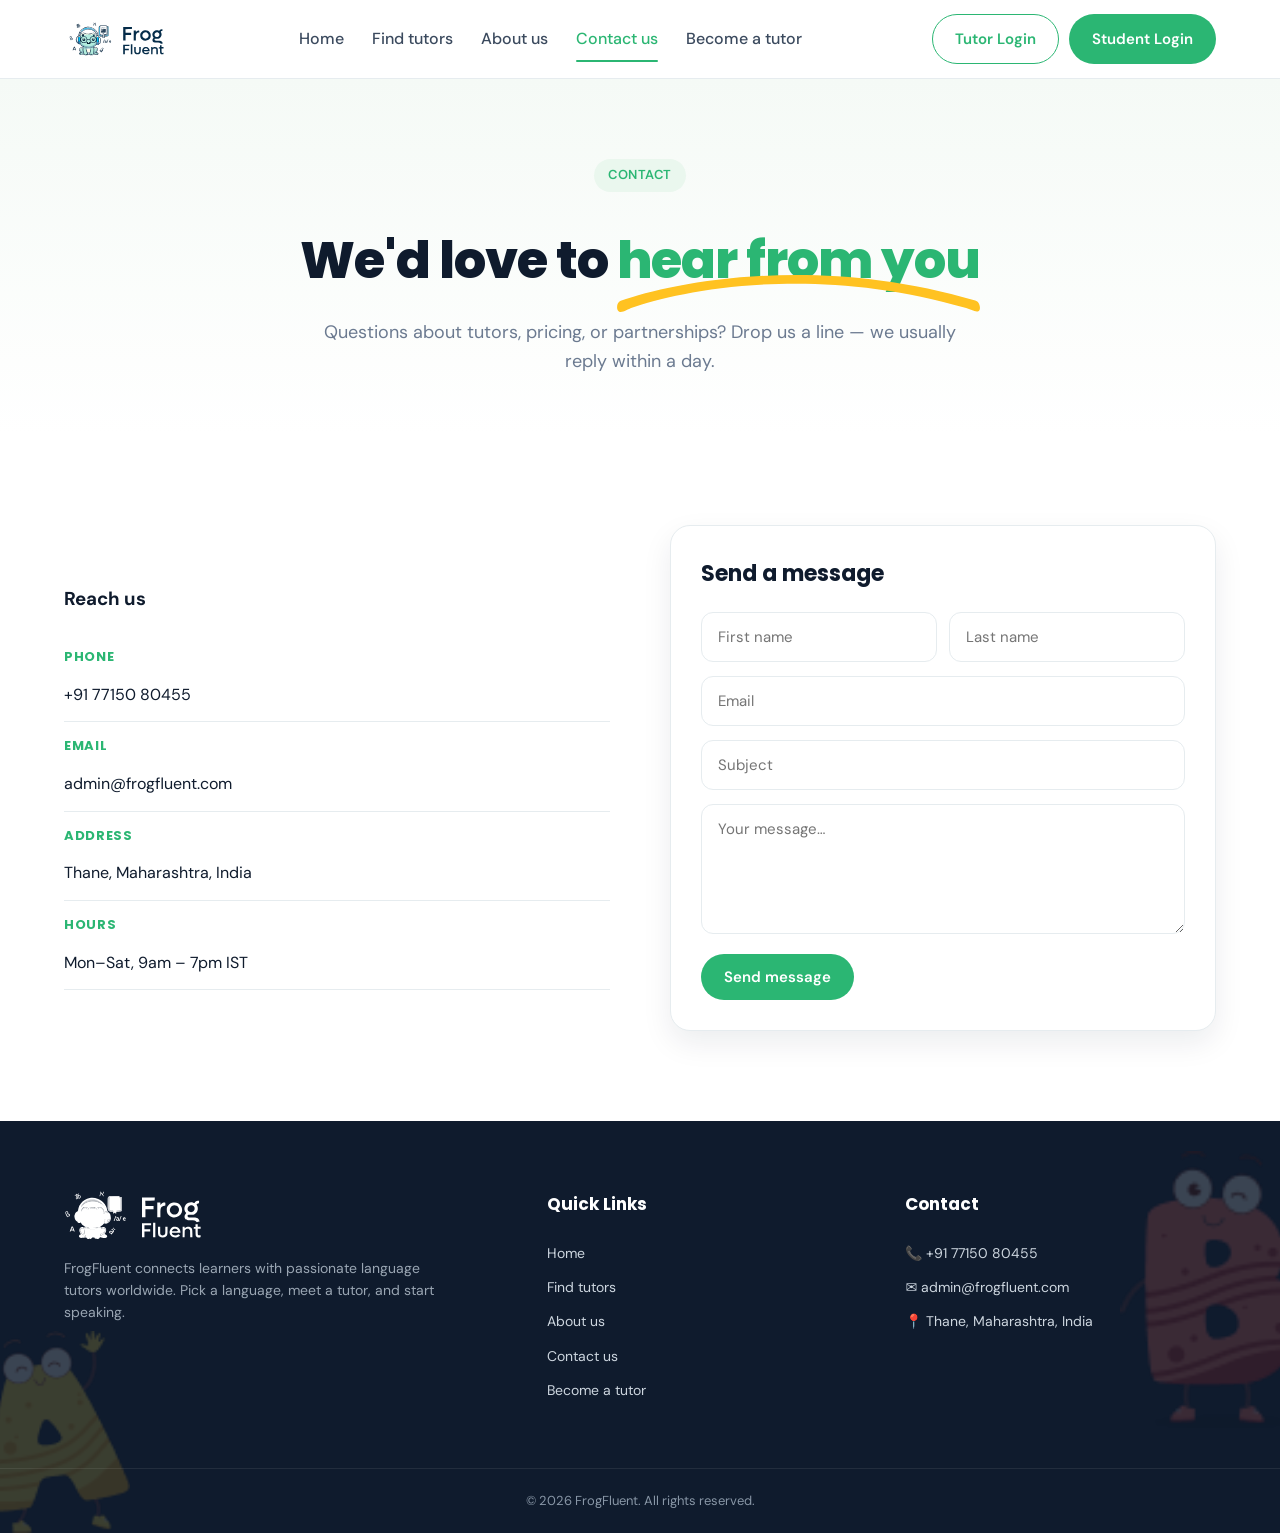
<file: contact.html>
<!DOCTYPE html>
<html lang="en">
<head>
<meta charset="UTF-8" />
<meta name="viewport" content="width=device-width, initial-scale=1.0" />
<title>Contact Us — FrogFluent</title>
<link rel="icon" href="assets/logo.svg" />
<link rel="preconnect" href="https://fonts.googleapis.com">
<link rel="preconnect" href="https://fonts.gstatic.com" crossorigin>
<link href="https://fonts.googleapis.com/css2?family=DM+Sans:wght@400;500;700&family=Poppins:wght@400;500;600;700;800&display=swap" rel="stylesheet">
<link rel="stylesheet" href="styles.css" />
<style>:root{
  --green:#2bb673;
  --green-d:#1e9b60;
  --ink:#0f1b2d;
  --ink-2:#3b4a5e;
  --muted:#6b7a90;
  --bg:#ffffff;
  --bg-soft:#f5faf6;
  --bg-soft-2:#eef7f0;
  --yellow:#ffd23f;
  --orange:#ff7849;
  --line:#e6ecef;
  --radius:14px;
  --shadow:0 12px 30px rgba(15,27,45,.08);
  --container:1200px;
}

*{box-sizing:border-box}
html,body{margin:0;padding:0}
body{
  font-family:'DM Sans','Poppins',system-ui,sans-serif;
  color:var(--ink);
  background:var(--bg);
  line-height:1.6;
  font-size:16px;
  -webkit-font-smoothing:antialiased;
}
a{color:inherit;text-decoration:none}
img{max-width:100%;display:block}
ul{margin:0;padding:0;list-style:none}

.container{max-width:var(--container);margin:0 auto;padding:0 24px}

/* Buttons */
.btn{
  display:inline-flex;align-items:center;justify-content:center;gap:8px;
  padding:12px 22px;border-radius:999px;font-weight:600;font-size:15px;
  border:1.5px solid transparent;cursor:pointer;transition:.2s ease;
  font-family:inherit;
}
.btn-primary{background:var(--green);color:#fff}
.btn-primary:hover{background:var(--green-d)}
.btn-outline{border-color:var(--green);color:var(--green);background:transparent}
.btn-outline:hover{background:var(--green);color:#fff}
.btn-ghost{background:transparent;color:var(--ink)}
.btn-ghost:hover{color:var(--green)}
.btn-lg{padding:15px 28px;font-size:16px}
.btn-sm{padding:8px 16px;font-size:13px}

/* Header */
.site-header{
  position:sticky;top:0;z-index:50;background:rgba(255,255,255,.96);
  backdrop-filter:saturate(140%) blur(6px);
  border-bottom:1px solid var(--line);
}
.header-inner{display:flex;align-items:center;justify-content:space-between;height:78px;gap:20px}
.logo img{height:44px;width:auto}
.main-nav{display:flex;gap:28px}
.main-nav a{font-weight:500;color:var(--ink-2);position:relative;padding:6px 0}
.main-nav a:hover,.main-nav a.active{color:var(--green)}
.main-nav a.active::after{
  content:"";position:absolute;left:0;right:0;bottom:-4px;height:2px;background:var(--green);border-radius:2px;
}
.header-actions{display:flex;gap:10px;align-items:center}
.mobile-toggle{display:none;background:none;border:0;font-size:24px;cursor:pointer}

/* Hero */
.hero{
  background:linear-gradient(180deg,#f5faf6 0%,#ffffff 100%);
  padding:60px 0 80px;position:relative;overflow:hidden;
}
.hero-grid{display:grid;grid-template-columns:1.05fr 1fr;gap:48px;align-items:center}
.eyebrow{display:inline-block;background:#fff;border:1px solid var(--line);padding:6px 14px;border-radius:999px;font-size:13px;color:var(--ink-2);margin-bottom:18px;box-shadow:var(--shadow)}
.eyebrow a{color:var(--green);font-weight:600}
.hero h1{
  font-family:'Poppins',sans-serif;
  font-size:clamp(34px,4.4vw,58px);
  line-height:1.1;letter-spacing:-.02em;font-weight:800;margin:0 0 18px;
}
.underline-word{position:relative;display:inline-block;color:var(--green)}
.underline-word img{position:absolute;left:0;right:0;bottom:-12px;width:100%;height:auto}
.hero p{font-size:18px;color:var(--muted);max-width:520px;margin:0 0 28px}
.hero-cta{display:flex;gap:14px;flex-wrap:wrap;margin-bottom:24px}
.hero-points{display:flex;gap:22px;flex-wrap:wrap;color:var(--ink-2);font-weight:500}
.hero-points li{font-size:14px}

.hero-visual{position:relative;min-height:520px}
.hero-img-1,.hero-img-2{
  position:absolute;border-radius:24px;box-shadow:var(--shadow);object-fit:cover;
}
.hero-img-1{top:0;right:0;width:78%;height:430px}
.hero-img-2{bottom:0;left:0;width:55%;height:280px;border:6px solid #fff}

/* Sections */
.section{padding:90px 0;position:relative}
.section-head{margin-bottom:50px}
.section-head.center{text-align:center}
.kicker{
  display:inline-block;background:#eaf7ee;color:var(--green);
  padding:6px 14px;border-radius:999px;font-size:13px;font-weight:600;
  letter-spacing:.04em;text-transform:uppercase;margin-bottom:14px;
}
.section-head h2{
  font-family:'Poppins',sans-serif;font-size:clamp(28px,3.2vw,42px);
  margin:0 0 14px;font-weight:800;letter-spacing:-.01em;
}
.section-head p{color:var(--muted);max-width:620px;margin:0 auto;font-size:17px}

/* Languages */
.languages{background:#fff}
.lang-grid{display:grid;grid-template-columns:repeat(4,1fr);gap:24px}
.lang-card{
  background:#fff;border:1px solid var(--line);border-radius:20px;padding:28px;text-align:center;
  transition:.25s ease;box-shadow:0 1px 0 rgba(0,0,0,.02);
}
.lang-card:hover{transform:translateY(-6px);box-shadow:var(--shadow);border-color:#cfe9d6}
.lang-card .flag{width:88px;height:88px;border-radius:50%;overflow:hidden;margin:0 auto 18px;border:4px solid #eaf7ee}
.lang-card .flag img{width:100%;height:100%;object-fit:cover}
.lang-card h3{margin:0 0 6px;font-family:'Poppins',sans-serif;font-size:20px}
.lang-card p{margin:0;color:var(--muted);font-size:14px}
.lang-card.disabled{opacity:.7}

/* Tutors */
.tutors-section{background:var(--bg-soft)}
.tutor-grid{display:grid;grid-template-columns:repeat(3,1fr);gap:28px}
.tutor-card{
  background:#fff;border-radius:20px;overflow:hidden;box-shadow:var(--shadow);
  transition:.25s ease;
}
.tutor-card:hover{transform:translateY(-6px)}
.tutor-photo{height:280px;overflow:hidden;background:#eee}
.tutor-photo img{width:100%;height:100%;object-fit:cover}
.tutor-body{padding:22px 24px 26px}
.rating{color:#f59e0b;font-weight:700;font-size:14px;margin-bottom:8px}
.tutor-body h3{margin:0 0 4px;font-family:'Poppins',sans-serif;font-size:20px}
.tutor-body .meta{color:var(--green);font-size:13px;font-weight:600;margin:0 0 12px}
.tutor-body p{color:var(--muted);font-size:14px;margin:0 0 16px}

/* Benefits */
.benefits{padding:60px 0;background:#fff}
.benefit-grid{display:grid;grid-template-columns:repeat(4,1fr);gap:24px}
.benefit{
  text-align:center;padding:30px 22px;border-radius:18px;background:var(--bg-soft);
  transition:.25s ease;
}
.benefit:hover{background:var(--bg-soft-2);transform:translateY(-4px)}
.benefit img{height:54px;margin:0 auto 16px}
.benefit h4{margin:0 0 8px;font-family:'Poppins',sans-serif;font-size:17px}
.benefit p{margin:0;color:var(--muted);font-size:14px}

/* Two-col */
.two-col{display:grid;grid-template-columns:1fr 1fr;gap:60px;align-items:center}
.two-col.reverse .col-img{order:2}
.col-img img{width:100%;border-radius:20px}
.col-text h2{font-family:'Poppins',sans-serif;font-size:clamp(28px,3vw,40px);margin:8px 0 18px;font-weight:800;letter-spacing:-.01em}
.col-text p{color:var(--muted);font-size:17px;margin:0 0 22px}

.check-list{margin:0 0 26px}
.check-list li{
  position:relative;padding:10px 0 10px 34px;color:var(--ink-2);font-size:16px;border-bottom:1px dashed var(--line);
}
.check-list li::before{
  content:"✓";position:absolute;left:0;top:10px;
  width:22px;height:22px;border-radius:50%;background:var(--green);color:#fff;
  display:inline-flex;align-items:center;justify-content:center;font-size:12px;font-weight:700;
}

/* Become tutor */
.become-tutor{background:linear-gradient(180deg,#fff 0%,#f5faf6 100%)}
.tutor-perks{display:grid;grid-template-columns:repeat(3,1fr);gap:14px;margin:26px 0}
.perk{background:#fff;border:1px solid var(--line);border-radius:14px;padding:16px;text-align:center}
.perk img{height:36px;margin:0 auto 10px}
.perk h4{margin:0 0 4px;font-size:15px;font-family:'Poppins',sans-serif}
.perk p{margin:0;font-size:12px;color:var(--muted)}

/* Testimonials */
.testimonials{background:var(--bg-soft);position:relative;overflow:hidden}
.testimonial-grid{
  display:grid;grid-template-columns:repeat(3,1fr);gap:24px;
}
.t-card{
  background:#fff;border-radius:20px;padding:28px;margin:0;box-shadow:var(--shadow);
  display:flex;flex-direction:column;gap:14px;position:relative;
}
.t-card .avatar{width:64px;height:64px;border-radius:50%;object-fit:cover;border:3px solid #eaf7ee}
.t-card blockquote{margin:0;color:var(--ink-2);font-size:15px;line-height:1.7}
.t-card figcaption{display:flex;flex-direction:column}
.t-card figcaption strong{font-family:'Poppins',sans-serif;font-size:15px}
.t-card figcaption span{color:var(--muted);font-size:13px}
.t-shape{position:absolute;opacity:.5;pointer-events:none}
.t-shape-1{top:30px;left:20px;width:60px}
.t-shape-3{bottom:30px;right:20px;width:80px}

/* Footer */
.site-footer{
  background:#0f1b2d;color:#cdd6df;padding:70px 0 0;position:relative;overflow:hidden;
}
.footer-grid{display:grid;grid-template-columns:1.4fr 1fr 1fr;gap:48px;position:relative;z-index:2}
.footer-logo{height:48px;margin-bottom:18px;filter:brightness(0) invert(1)}
.f-col h5{color:#fff;font-family:'Poppins',sans-serif;font-size:17px;margin:0 0 18px}
.f-col ul li{padding:6px 0;font-size:14px}
.f-col ul li a:hover{color:var(--green)}
.contact-list li{display:flex;gap:10px;align-items:flex-start}
.f-col.about p{font-size:14px;color:#9aa6b3;max-width:380px}

.f-shape{position:absolute;opacity:.18;pointer-events:none}
.f-shape-1{bottom:0;left:-30px;width:160px}
.f-shape-2{top:30px;right:-40px;width:200px}

.copyright{
  margin-top:60px;border-top:1px solid rgba(255,255,255,.08);
  padding:22px 0;font-size:13px;color:#8896a6;text-align:center;
  position:relative;z-index:2;
}

/* Page hero (sub-pages) */
.page-hero{
  background:linear-gradient(180deg,#f5faf6 0%,#ffffff 100%);
  padding:80px 0 60px;text-align:center;
}
.page-hero h1{font-family:'Poppins',sans-serif;font-size:clamp(32px,4vw,52px);margin:14px 0 16px;font-weight:800;letter-spacing:-.02em}
.page-hero p{color:var(--muted);font-size:18px;max-width:640px;margin:0 auto}

/* Tutor filters */
.tutor-filters{
  display:grid;grid-template-columns:repeat(4,1fr) auto;gap:12px;
  background:#fff;border:1px solid var(--line);border-radius:18px;padding:16px;
  box-shadow:var(--shadow);margin-bottom:36px;
}
.tutor-filters select,.tutor-filters input{
  padding:12px 14px;border:1px solid var(--line);border-radius:10px;font-family:inherit;font-size:14px;background:#fff;
}
.tutor-grid.four{grid-template-columns:repeat(3,1fr)}
.tutor-card .price{color:var(--green);font-weight:700;font-size:13px}
.card-actions{display:flex;gap:8px}

/* Contact / forms */
.contact-info ul.big li{
  display:flex;flex-direction:column;border-bottom:1px solid var(--line);padding:14px 0;
}
.contact-info ul.big li strong{font-family:'Poppins',sans-serif;color:var(--green);font-size:13px;text-transform:uppercase;letter-spacing:.05em;margin-bottom:4px}
.contact-info ul.big li span{color:var(--ink);font-size:16px}
.contact-form{background:#fff;border:1px solid var(--line);border-radius:20px;padding:30px;box-shadow:var(--shadow);display:flex;flex-direction:column;gap:14px}
.contact-form h3{font-family:'Poppins',sans-serif;margin:0 0 6px;font-size:22px}
.contact-form input,.contact-form textarea{
  padding:14px 16px;border:1px solid var(--line);border-radius:12px;font-family:inherit;font-size:15px;background:#fff;width:100%;
}
.contact-form .row{display:flex;gap:12px}
.contact-form .row.two>*{flex:1}
.contact-form button{align-self:flex-start;margin-top:6px}
.contact-form.full button{align-self:stretch}
.container.narrow{max-width:760px}
.apply-section{background:var(--bg-soft)}

/* Loader + Modal */
.loading{color:var(--muted);text-align:center;grid-column:1/-1;padding:40px 0}
.card-actions{display:flex;gap:8px;flex-wrap:wrap}
.card-actions .btn{flex:1;min-width:120px}
.check-list.small li{padding:6px 0 6px 28px;font-size:14px}
.check-list.small li::before{width:18px;height:18px;top:7px;font-size:11px}

.wise-modal{position:fixed;inset:0;z-index:1000;display:none;align-items:center;justify-content:center;padding:20px}
.wise-modal.open{display:flex}
.wise-modal-backdrop{position:absolute;inset:0;background:rgba(15,27,45,.55);backdrop-filter:blur(2px)}
.wise-modal-body{position:relative;background:#fff;border-radius:20px;max-width:520px;width:100%;padding:30px;box-shadow:0 30px 80px rgba(0,0,0,.3);max-height:90vh;overflow:auto}
.wise-modal-close{position:absolute;top:14px;right:16px;width:34px;height:34px;border-radius:50%;border:0;background:#f1f5f9;font-size:22px;cursor:pointer;line-height:1}
.wise-modal-close:hover{background:#e2e8f0}
.wise-modal-head{display:flex;gap:16px;align-items:center;margin-bottom:18px}
.wise-modal-head img{width:64px;height:64px;border-radius:50%;object-fit:cover;border:3px solid #eaf7ee}
.wise-modal-head h3{font-family:'Poppins',sans-serif;margin:0 0 4px;font-size:20px}
.wise-modal-head p{margin:0;color:var(--muted);font-size:14px}
.wise-modal-content p{color:var(--ink-2);font-size:15px;line-height:1.6}
.wise-modal-actions{display:flex;gap:10px;justify-content:flex-end;margin-top:22px;flex-wrap:wrap}

/* Tutor detail page */
.tutor-detail{padding:50px 0 80px;background:linear-gradient(180deg,#f5faf6 0%,#fff 60%)}
.back-link{display:inline-block;color:var(--green);font-weight:600;margin-bottom:18px;font-size:14px}
.tutor-detail-grid{display:grid;grid-template-columns:380px 1fr;gap:40px;align-items:start}
.tutor-detail-card{background:#fff;border:1px solid var(--line);border-radius:20px;padding:26px;box-shadow:var(--shadow);position:sticky;top:100px}
.tutor-detail-photo{width:100%;height:280px;object-fit:cover;border-radius:14px;margin-bottom:18px}
.tutor-detail-card h1{font-family:'Poppins',sans-serif;font-size:24px;margin:0 0 10px;letter-spacing:-.01em}
.tutor-detail-card .meta{display:flex;flex-direction:column;gap:6px;color:var(--ink-2);font-size:14px;margin:0 0 18px}
.price-row{display:flex;justify-content:space-between;align-items:center;padding:14px 0;border-top:1px dashed var(--line);border-bottom:1px dashed var(--line);margin-bottom:18px}
.price-amount{font-family:'Poppins',sans-serif;font-size:28px;font-weight:800;color:var(--ink)}
.price-suffix{color:var(--muted);font-size:14px}
.trial-pill{background:#eaf7ee;color:var(--green);font-size:12px;font-weight:600;padding:5px 10px;border-radius:999px}
.detail-actions{display:flex;flex-direction:column;gap:10px;margin-bottom:18px}
.tutor-detail-body section{margin-bottom:36px}
.tutor-detail-body h2{font-family:'Poppins',sans-serif;font-size:22px;margin:0 0 14px;letter-spacing:-.01em}
.tutor-bio p{color:var(--ink-2);font-size:16px;line-height:1.75;margin:0 0 14px}

/* Iframe + payment modal */
.wise-modal-body.wide{max-width:900px;padding:24px}
/* Booking widget */
.bw-head{display:flex;gap:14px;align-items:center;margin-bottom:18px;padding-bottom:16px;border-bottom:1px solid var(--line)}
.bw-head img{width:54px;height:54px;border-radius:50%;object-fit:cover;border:3px solid #eaf7ee}
.bw-head h3{font-family:'Poppins',sans-serif;margin:0 0 2px;font-size:18px}
.bw-head p{margin:0;color:var(--muted);font-size:13px}
.bw-loading{text-align:center;padding:60px 20px;color:var(--muted)}
.bw-spinner{width:34px;height:34px;border:3px solid #eaf7ee;border-top-color:var(--green);border-radius:50%;animation:bwspin 1s linear infinite;margin:0 auto 14px}
@keyframes bwspin{to{transform:rotate(360deg)}}
.bw-error{background:#fee;border:1px solid #fbb;color:#b00020;padding:12px;border-radius:8px;font-size:14px;display:flex;flex-direction:column;gap:10px;align-items:flex-start}
.bw-controls{display:flex;justify-content:space-between;align-items:center;margin-bottom:14px;gap:12px;flex-wrap:wrap}
.bw-month-nav{display:flex;align-items:center;gap:8px;font-family:'Poppins',sans-serif;font-weight:600;font-size:15px}
.bw-icon{width:32px;height:32px;border-radius:50%;border:1px solid var(--line);background:#fff;cursor:pointer;font-size:18px;line-height:1;color:var(--ink)}
.bw-icon:hover{background:#eaf7ee;border-color:var(--green);color:var(--green)}
.bw-duration{display:flex;gap:6px}
.bw-pill{padding:6px 12px;border-radius:999px;border:1px solid var(--line);background:#fff;font-size:13px;font-weight:500;cursor:pointer;color:var(--ink-2)}
.bw-pill.active{background:var(--green);border-color:var(--green);color:#fff}
.bw-grid{display:grid;grid-template-columns:1.2fr 1fr;gap:20px;align-items:start}
.bw-cal{display:grid;grid-template-columns:repeat(7,1fr);gap:4px}
.bw-dow{font-size:11px;text-align:center;color:var(--muted);font-weight:600;padding:6px 0}
.bw-day,.bw-empty{aspect-ratio:1;display:flex;align-items:center;justify-content:center;border-radius:10px;border:0;background:transparent;font-size:14px;font-family:inherit;cursor:pointer;color:var(--ink-2)}
.bw-day.past{color:#cbd5e1;cursor:not-allowed}
.bw-day.empty{color:#cbd5e1;cursor:not-allowed}
.bw-day.avail{background:#eaf7ee;color:var(--green);font-weight:600}
.bw-day.avail:hover{background:var(--green);color:#fff}
.bw-day.selected{background:var(--green);color:#fff;font-weight:700;box-shadow:0 4px 12px rgba(43,182,115,.35)}
.bw-slots h4{font-family:'Poppins',sans-serif;font-size:15px;margin:0 0 12px}
.bw-empty-msg{color:var(--muted);font-size:14px;text-align:center;padding:20px 0}
.bw-slot-list{display:grid;grid-template-columns:1fr 1fr;gap:8px;max-height:300px;overflow:auto;padding-right:4px}
.bw-slot{padding:10px;border:1px solid var(--green);background:#fff;color:var(--green);border-radius:10px;cursor:pointer;font-family:inherit;font-size:14px;font-weight:600}
.bw-slot:hover{background:var(--green);color:#fff}
.bw-summary{display:flex;justify-content:space-between;align-items:center;background:#eaf7ee;padding:14px 16px;border-radius:12px;margin-bottom:18px}
.bw-summary strong{font-family:'Poppins',sans-serif;font-size:15px;color:var(--ink);display:block;margin-top:2px}
.bw-tag{font-size:11px;font-weight:700;color:var(--green);text-transform:uppercase;letter-spacing:.06em}
.bw-link{border:0;background:transparent;color:var(--green);font-weight:600;cursor:pointer;font-size:14px}
.bw-form{display:flex;flex-direction:column;gap:14px}
.bw-form label{display:flex;flex-direction:column;font-size:13px;color:var(--ink-2);font-weight:600;gap:6px}
.bw-form input{padding:12px 14px;border:1px solid var(--line);border-radius:10px;font:inherit;font-weight:400;font-size:15px;background:#fff;color:var(--ink)}
.bw-form input:focus{outline:none;border-color:var(--green);box-shadow:0 0 0 3px rgba(43,182,115,.15)}
.bw-success{text-align:center;padding:14px 0}
.bw-check{width:64px;height:64px;border-radius:50%;background:var(--green);color:#fff;display:flex;align-items:center;justify-content:center;font-size:36px;margin:0 auto 16px;box-shadow:0 12px 30px rgba(43,182,115,.35)}
.bw-success h3{font-family:'Poppins',sans-serif;margin:0 0 10px;font-size:22px}
.bw-success p{margin:0 0 8px;color:var(--ink-2)}
.bw-muted{color:var(--muted);font-size:13px}

.wise-iframe-wrap{position:relative;width:100%;height:640px;margin-top:8px;border-radius:14px;overflow:hidden;background:#f5faf6}
.wise-booking-iframe{width:100%;height:100%;border:0;background:#fff;position:relative;z-index:1}
.wise-iframe-loading{position:absolute;inset:0;display:flex;align-items:center;justify-content:center;color:var(--muted);font-size:14px;text-align:center;padding:20px;z-index:0}
.pay-form{display:flex;flex-direction:column;gap:14px;margin-top:14px}
.pay-form label{display:flex;flex-direction:column;font-size:13px;color:var(--ink-2);font-weight:600;gap:6px}
.pay-form input{padding:12px 14px;border:1px solid var(--line);border-radius:10px;font:inherit;font-weight:400;font-size:15px;background:#fff;color:var(--ink)}
.pay-hint{color:var(--muted);font-size:13px;margin:0}
.pay-error{background:#fee;color:#b00020;border:1px solid #fbb;padding:10px 12px;border-radius:8px;margin-top:10px;font-size:14px}
.pay-status{color:var(--muted);text-align:center;padding:14px 0}

/* Loader + Modal */
.loading{color:var(--muted);text-align:center;grid-column:1/-1;padding:40px 0}
.card-actions{display:flex;gap:8px;flex-wrap:wrap}
.card-actions .btn{flex:1;min-width:120px}
.tutor-card a.tutor-photo{display:block}
.tutor-card h3 a{color:inherit}
.check-list.small li{padding:6px 0 6px 28px;font-size:14px}
.check-list.small li::before{width:18px;height:18px;top:7px;font-size:11px}

.wise-modal{position:fixed;inset:0;z-index:1000;display:none;align-items:center;justify-content:center;padding:20px}
.wise-modal.open{display:flex}
.wise-modal-backdrop{position:absolute;inset:0;background:rgba(15,27,45,.55);backdrop-filter:blur(2px)}
.wise-modal-body{position:relative;background:#fff;border-radius:20px;max-width:520px;width:100%;padding:30px;box-shadow:0 30px 80px rgba(0,0,0,.3);max-height:90vh;overflow:auto}
.wise-modal-close{position:absolute;top:14px;right:16px;width:34px;height:34px;border-radius:50%;border:0;background:#f1f5f9;font-size:22px;cursor:pointer;line-height:1;z-index:2}
.wise-modal-close:hover{background:#e2e8f0}
.wise-modal-head{display:flex;gap:16px;align-items:center;margin-bottom:18px}
.wise-modal-head img{width:64px;height:64px;border-radius:50%;object-fit:cover;border:3px solid #eaf7ee}
.wise-modal-head h3{font-family:'Poppins',sans-serif;margin:0 0 4px;font-size:20px}
.wise-modal-head p{margin:0;color:var(--muted);font-size:14px}
.wise-modal-content p{color:var(--ink-2);font-size:15px;line-height:1.6}
.wise-modal-actions{display:flex;gap:10px;justify-content:flex-end;margin-top:22px;flex-wrap:wrap}

/* Responsive */
@media (max-width:1024px){
  .lang-grid,.benefit-grid{grid-template-columns:repeat(2,1fr)}
  .tutor-grid,.testimonial-grid{grid-template-columns:repeat(2,1fr)}
  .two-col{grid-template-columns:1fr;gap:40px}
  .two-col.reverse .col-img{order:0}
  .footer-grid{grid-template-columns:1fr 1fr;gap:32px}
}
@media (max-width:768px){
  .main-nav,.header-actions{
    display:none;position:absolute;top:78px;left:0;right:0;background:#fff;
    flex-direction:column;padding:20px;border-bottom:1px solid var(--line);gap:16px;
  }
  .main-nav.open,.header-actions.open{display:flex}
  .mobile-toggle{display:block}
  .hero-grid{grid-template-columns:1fr}
  .hero-visual{min-height:380px;margin-top:30px}
  .lang-grid,.benefit-grid,.tutor-grid,.tutor-grid.four,.testimonial-grid{grid-template-columns:1fr}
  .tutor-detail-grid{grid-template-columns:1fr}
  .tutor-detail-card{position:static}
  .wise-booking-iframe{height:520px}
  .tutor-filters{grid-template-columns:1fr}
  .contact-form .row.two{flex-direction:column}
  .footer-grid{grid-template-columns:1fr}
  .section{padding:60px 0}
  .tutor-perks{grid-template-columns:1fr}
}
</style>

</head>
<body>

<header class="site-header">
  <div class="container header-inner">
    <a href="index.html" class="logo"><img src="assets/logo.svg" alt="FrogFluent" /></a>
    <nav class="main-nav">
      <a href="index.html">Home</a>
      <a href="tutors.html">Find tutors</a>
      <a href="about.html">About us</a>
      <a href="contact.html" class="active">Contact us</a>
      <a href="become-tutor.html">Become a tutor</a>
    </nav>
    <div class="header-actions">
      <a href="https://frogfluent-sample.wise.live/signup" target="_blank" rel="noopener" class="btn btn-outline">Tutor Login</a>
      <a href="https://frogfluent-sample.wise.live/signup" target="_blank" rel="noopener" class="btn btn-primary">Student Login</a>
    </div>
    <button class="mobile-toggle" aria-label="Menu">☰</button>
  </div>
</header>


<section class="page-hero">
  <div class="container">
    <span class="kicker">Contact</span>
    <h1>We'd love to <span class="underline-word">hear from you<img src="assets/img/underline-hero.svg" alt=""/></span></h1>
    <p>Questions about tutors, pricing, or partnerships? Drop us a line — we usually reply within a day.</p>
  </div>
</section>

<section class="section">
  <div class="container two-col">
    <div class="col-text contact-info">
      <h3>Reach us</h3>
      <ul class="contact-list big">
        <li><strong>Phone</strong><span>+91 77150 80455</span></li>
        <li><strong>Email</strong><span>admin@frogfluent.com</span></li>
        <li><strong>Address</strong><span>Thane, Maharashtra, India</span></li>
        <li><strong>Hours</strong><span>Mon–Sat, 9am – 7pm IST</span></li>
      </ul>
    </div>
    <form class="contact-form" onsubmit="event.preventDefault();alert('Thanks! We will be in touch.');">
      <h3>Send a message</h3>
      <div class="row two"><input required placeholder="First name"/><input required placeholder="Last name"/></div>
      <input required type="email" placeholder="Email"/>
      <input placeholder="Subject"/>
      <textarea required rows="5" placeholder="Your message…"></textarea>
      <button class="btn btn-primary" type="submit">Send message</button>
    </form>
  </div>
</section>


<footer class="site-footer">
  <div class="container footer-grid">
    <div class="f-col about">
      <img src="assets/img/footer-logo.svg" alt="FrogFluent" class="footer-logo"/>
      <p>FrogFluent connects learners with passionate language tutors worldwide. Pick a language, meet a tutor, and start speaking.</p>
    </div>
    <div class="f-col">
      <h5>Quick Links</h5>
      <ul>
        <li><a href="index.html">Home</a></li>
        <li><a href="tutors.html">Find tutors</a></li>
        <li><a href="about.html">About us</a></li>
        <li><a href="contact.html">Contact us</a></li>
        <li><a href="become-tutor.html">Become a tutor</a></li>
      </ul>
    </div>
    <div class="f-col">
      <h5>Contact</h5>
      <ul class="contact-list">
        <li>📞 +91 77150 80455</li>
        <li>✉ admin@frogfluent.com</li>
        <li>📍 Thane, Maharashtra, India</li>
      </ul>
    </div>
  </div>
  <img class="f-shape f-shape-1" src="assets/img/fw-cartoon-4.png" alt=""/>
  <img class="f-shape f-shape-2" src="assets/img/fw-cartoon-5.png" alt=""/>
  <div class="copyright">
    <div class="container">© 2026 FrogFluent. All rights reserved.</div>
  </div>
</footer>

<script src="booking-widget.js"></script>
<script src="tutors-loader.js"></script>
<script>
  document.querySelector('.mobile-toggle')?.addEventListener('click', () => {
    document.querySelector('.main-nav')?.classList.toggle('open');
    document.querySelector('.header-actions')?.classList.toggle('open');
  });
</script>
</body>
</html>
</file>
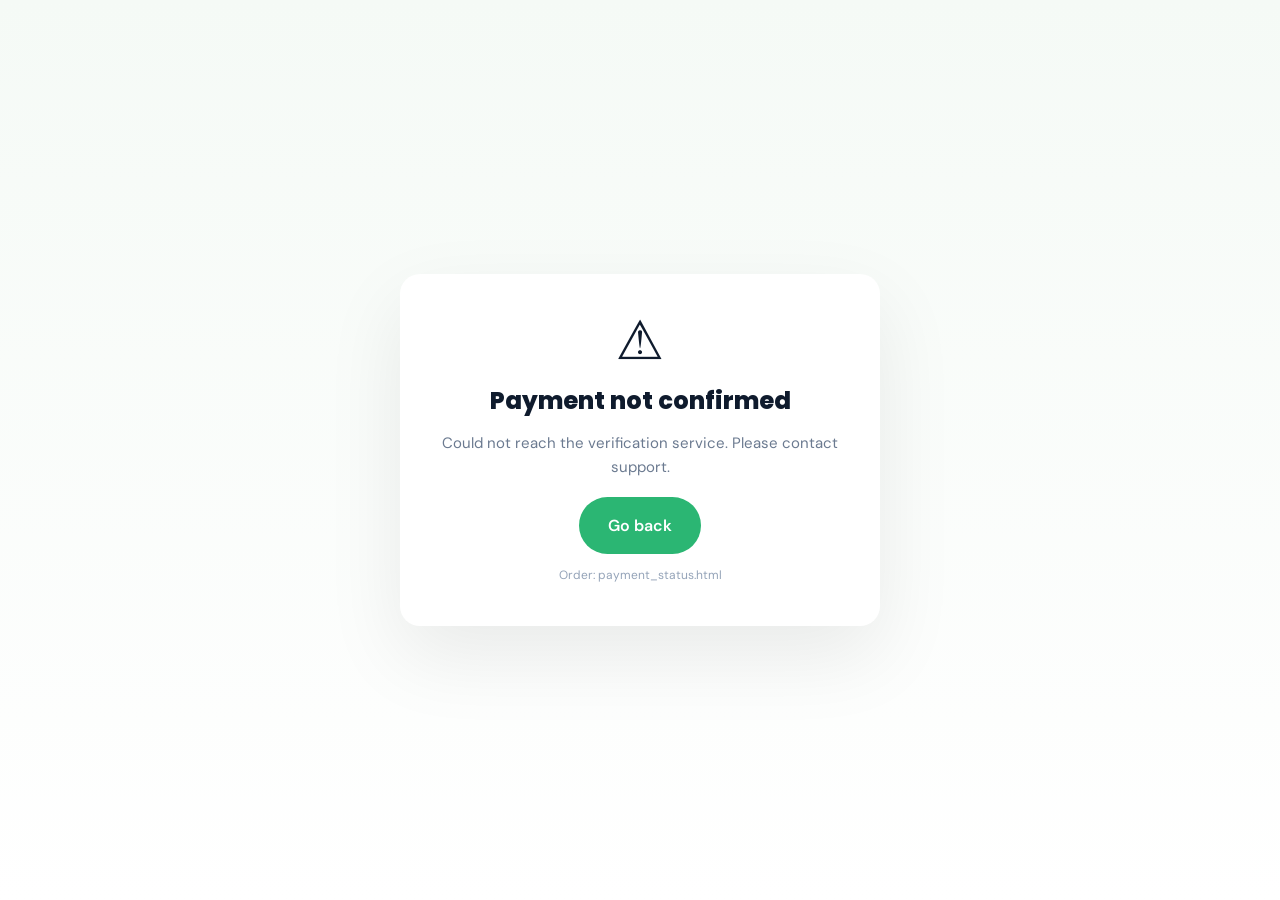
<file: payment_status.html>
<!DOCTYPE html>
<html lang="en">
<head>
<meta charset="UTF-8" />
<meta name="viewport" content="width=device-width, initial-scale=1.0" />
<title>Verifying payment — FrogFluent</title>
<link rel="icon" href="assets/logo.svg" />
<link rel="preconnect" href="https://fonts.googleapis.com">
<link href="https://fonts.googleapis.com/css2?family=Poppins:wght@600;700;800&family=DM+Sans:wght@400;500&display=swap" rel="stylesheet">
<link rel="stylesheet" href="styles.css" />
<style>
  body{display:flex;align-items:center;justify-content:center;min-height:100vh;background:linear-gradient(180deg,#f5faf6 0%,#fff 100%)}
  .ps-card{background:#fff;border-radius:20px;box-shadow:0 30px 80px rgba(0,0,0,.08);padding:40px;max-width:480px;width:90%;text-align:center}
  .ps-icon{font-size:54px;margin-bottom:14px;line-height:1}
  .ps-spinner{width:42px;height:42px;border:4px solid #eaf7ee;border-top-color:var(--green);border-radius:50%;animation:spin 1s linear infinite;margin:0 auto 16px}
  @keyframes spin{to{transform:rotate(360deg)}}
  .ps-card h1{font-family:'Poppins',sans-serif;font-size:24px;margin:6px 0 10px;font-weight:800}
  .ps-card p{color:var(--muted);font-size:15px;margin:0 0 18px}
  .ps-meta{font-size:12px;color:#94a3b8;margin-top:12px;word-break:break-all}
</style>
</head>
<body>
<div class="ps-card" id="ps-card">
  <div class="ps-spinner"></div>
  <h1>Verifying your payment…</h1>
  <p>Hold on a moment while we confirm with Wise.</p>
  <div class="ps-meta" id="ps-meta"></div>
</div>

<script>
(async function () {
  const card = document.getElementById('ps-card');
  const meta = document.getElementById('ps-meta');

  // URL pattern: /payment_status/<order_id>?redirectionUrl=<encoded relative path>
  const pathParts = location.pathname.split('/').filter(Boolean);
  const orderId = pathParts[pathParts.length - 1];
  const params = new URLSearchParams(location.search);
  const redirectionUrl = params.get('redirectionUrl') || '/tutors.html';

  meta.textContent = `Order: ${orderId || 'unknown'}`;

  function destination(status, ok) {
    const url = new URL(redirectionUrl, location.origin);
    url.searchParams.set('payment_order_id', orderId);
    url.searchParams.set('payment_status', ok ? 'success' : 'failed');
    if (status) url.searchParams.set('payment_state', status);
    return url.toString();
  }

  function render(ok, status, message) {
    card.innerHTML = `
      <div class="ps-icon">${ok ? '✅' : '⚠️'}</div>
      <h1>${ok ? 'Payment successful' : 'Payment not confirmed'}</h1>
      <p>${message || ''}</p>
      <a class="btn btn-primary btn-lg" href="${destination(status, ok)}">${ok ? 'Continue →' : 'Go back'}</a>
      <div class="ps-meta">Order: ${orderId || 'unknown'}</div>
    `;
    setTimeout(() => { location.href = destination(status, ok); }, 1800);
  }

  if (!orderId) {
    return render(false, '', 'Missing order reference.');
  }

  try {
    const res = await fetch(`https://web.wise.live/api/v1/payments/payment_order/${orderId}/callback`, {
      method: 'GET',
      credentials: 'omit',
    });
    const json = await res.json();
    const data = json.data || json;
    const status = (data.status || data.payment_status || data.state || '').toString().toUpperCase();
    const ok = ['SUCCESS', 'PAID', 'COMPLETED', 'CAPTURED', 'SUCCEEDED'].some(k => status.includes(k));
    render(ok, status, ok ? 'Your booking is being confirmed.' : `Current status: ${status || 'unknown'}.`);
  } catch (e) {
    render(false, '', 'Could not reach the verification service. Please contact support.');
  }
})();
</script>
</body>
</html>
</file>
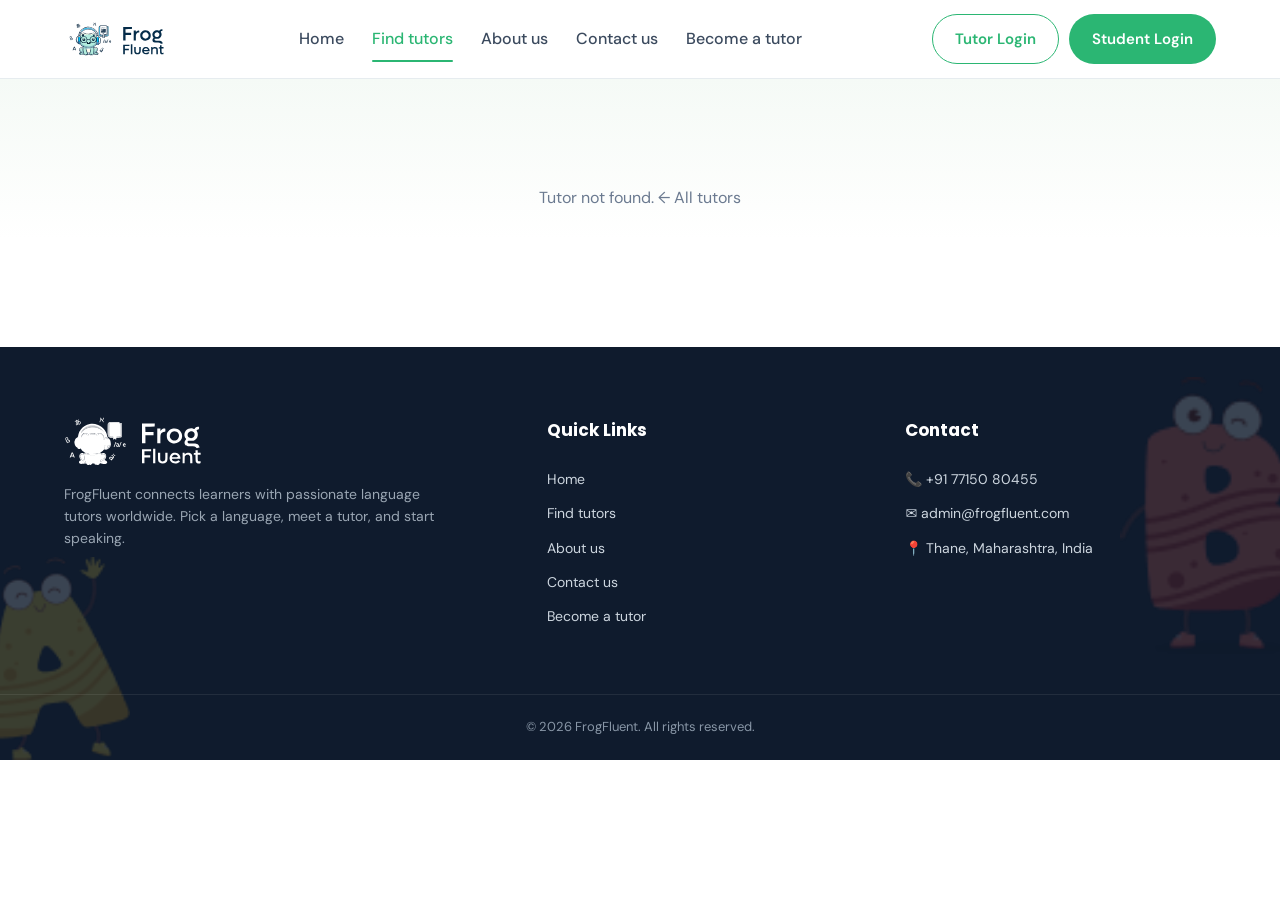
<file: tutor-details.html>
<!DOCTYPE html>
<html lang="en">
<head>
<meta charset="UTF-8" />
<meta name="viewport" content="width=device-width, initial-scale=1.0" />
<title>Tutor Profile — FrogFluent</title>
<link rel="icon" href="assets/logo.svg" />
<link rel="preconnect" href="https://fonts.googleapis.com">
<link rel="preconnect" href="https://fonts.gstatic.com" crossorigin>
<link href="https://fonts.googleapis.com/css2?family=DM+Sans:wght@400;500;700&family=Poppins:wght@400;500;600;700;800&display=swap" rel="stylesheet">
<link rel="stylesheet" href="styles.css" />
<style>:root{
  --green:#2bb673;
  --green-d:#1e9b60;
  --ink:#0f1b2d;
  --ink-2:#3b4a5e;
  --muted:#6b7a90;
  --bg:#ffffff;
  --bg-soft:#f5faf6;
  --bg-soft-2:#eef7f0;
  --yellow:#ffd23f;
  --orange:#ff7849;
  --line:#e6ecef;
  --radius:14px;
  --shadow:0 12px 30px rgba(15,27,45,.08);
  --container:1200px;
}

*{box-sizing:border-box}
html,body{margin:0;padding:0}
body{
  font-family:'DM Sans','Poppins',system-ui,sans-serif;
  color:var(--ink);
  background:var(--bg);
  line-height:1.6;
  font-size:16px;
  -webkit-font-smoothing:antialiased;
}
a{color:inherit;text-decoration:none}
img{max-width:100%;display:block}
ul{margin:0;padding:0;list-style:none}

.container{max-width:var(--container);margin:0 auto;padding:0 24px}

/* Buttons */
.btn{
  display:inline-flex;align-items:center;justify-content:center;gap:8px;
  padding:12px 22px;border-radius:999px;font-weight:600;font-size:15px;
  border:1.5px solid transparent;cursor:pointer;transition:.2s ease;
  font-family:inherit;
}
.btn-primary{background:var(--green);color:#fff}
.btn-primary:hover{background:var(--green-d)}
.btn-outline{border-color:var(--green);color:var(--green);background:transparent}
.btn-outline:hover{background:var(--green);color:#fff}
.btn-ghost{background:transparent;color:var(--ink)}
.btn-ghost:hover{color:var(--green)}
.btn-lg{padding:15px 28px;font-size:16px}
.btn-sm{padding:8px 16px;font-size:13px}

/* Header */
.site-header{
  position:sticky;top:0;z-index:50;background:rgba(255,255,255,.96);
  backdrop-filter:saturate(140%) blur(6px);
  border-bottom:1px solid var(--line);
}
.header-inner{display:flex;align-items:center;justify-content:space-between;height:78px;gap:20px}
.logo img{height:44px;width:auto}
.main-nav{display:flex;gap:28px}
.main-nav a{font-weight:500;color:var(--ink-2);position:relative;padding:6px 0}
.main-nav a:hover,.main-nav a.active{color:var(--green)}
.main-nav a.active::after{
  content:"";position:absolute;left:0;right:0;bottom:-4px;height:2px;background:var(--green);border-radius:2px;
}
.header-actions{display:flex;gap:10px;align-items:center}
.mobile-toggle{display:none;background:none;border:0;font-size:24px;cursor:pointer}

/* Hero */
.hero{
  background:linear-gradient(180deg,#f5faf6 0%,#ffffff 100%);
  padding:60px 0 80px;position:relative;overflow:hidden;
}
.hero-grid{display:grid;grid-template-columns:1.05fr 1fr;gap:48px;align-items:center}
.eyebrow{display:inline-block;background:#fff;border:1px solid var(--line);padding:6px 14px;border-radius:999px;font-size:13px;color:var(--ink-2);margin-bottom:18px;box-shadow:var(--shadow)}
.eyebrow a{color:var(--green);font-weight:600}
.hero h1{
  font-family:'Poppins',sans-serif;
  font-size:clamp(34px,4.4vw,58px);
  line-height:1.1;letter-spacing:-.02em;font-weight:800;margin:0 0 18px;
}
.underline-word{position:relative;display:inline-block;color:var(--green)}
.underline-word img{position:absolute;left:0;right:0;bottom:-12px;width:100%;height:auto}
.hero p{font-size:18px;color:var(--muted);max-width:520px;margin:0 0 28px}
.hero-cta{display:flex;gap:14px;flex-wrap:wrap;margin-bottom:24px}
.hero-points{display:flex;gap:22px;flex-wrap:wrap;color:var(--ink-2);font-weight:500}
.hero-points li{font-size:14px}

.hero-visual{position:relative;min-height:520px}
.hero-img-1,.hero-img-2{
  position:absolute;border-radius:24px;box-shadow:var(--shadow);object-fit:cover;
}
.hero-img-1{top:0;right:0;width:78%;height:430px}
.hero-img-2{bottom:0;left:0;width:55%;height:280px;border:6px solid #fff}

/* Sections */
.section{padding:90px 0;position:relative}
.section-head{margin-bottom:50px}
.section-head.center{text-align:center}
.kicker{
  display:inline-block;background:#eaf7ee;color:var(--green);
  padding:6px 14px;border-radius:999px;font-size:13px;font-weight:600;
  letter-spacing:.04em;text-transform:uppercase;margin-bottom:14px;
}
.section-head h2{
  font-family:'Poppins',sans-serif;font-size:clamp(28px,3.2vw,42px);
  margin:0 0 14px;font-weight:800;letter-spacing:-.01em;
}
.section-head p{color:var(--muted);max-width:620px;margin:0 auto;font-size:17px}

/* Languages */
.languages{background:#fff}
.lang-grid{display:grid;grid-template-columns:repeat(4,1fr);gap:24px}
.lang-card{
  background:#fff;border:1px solid var(--line);border-radius:20px;padding:28px;text-align:center;
  transition:.25s ease;box-shadow:0 1px 0 rgba(0,0,0,.02);
}
.lang-card:hover{transform:translateY(-6px);box-shadow:var(--shadow);border-color:#cfe9d6}
.lang-card .flag{width:88px;height:88px;border-radius:50%;overflow:hidden;margin:0 auto 18px;border:4px solid #eaf7ee}
.lang-card .flag img{width:100%;height:100%;object-fit:cover}
.lang-card h3{margin:0 0 6px;font-family:'Poppins',sans-serif;font-size:20px}
.lang-card p{margin:0;color:var(--muted);font-size:14px}
.lang-card.disabled{opacity:.7}

/* Tutors */
.tutors-section{background:var(--bg-soft)}
.tutor-grid{display:grid;grid-template-columns:repeat(3,1fr);gap:28px}
.tutor-card{
  background:#fff;border-radius:20px;overflow:hidden;box-shadow:var(--shadow);
  transition:.25s ease;
}
.tutor-card:hover{transform:translateY(-6px)}
.tutor-photo{height:280px;overflow:hidden;background:#eee}
.tutor-photo img{width:100%;height:100%;object-fit:cover}
.tutor-body{padding:22px 24px 26px}
.rating{color:#f59e0b;font-weight:700;font-size:14px;margin-bottom:8px}
.tutor-body h3{margin:0 0 4px;font-family:'Poppins',sans-serif;font-size:20px}
.tutor-body .meta{color:var(--green);font-size:13px;font-weight:600;margin:0 0 12px}
.tutor-body p{color:var(--muted);font-size:14px;margin:0 0 16px}

/* Benefits */
.benefits{padding:60px 0;background:#fff}
.benefit-grid{display:grid;grid-template-columns:repeat(4,1fr);gap:24px}
.benefit{
  text-align:center;padding:30px 22px;border-radius:18px;background:var(--bg-soft);
  transition:.25s ease;
}
.benefit:hover{background:var(--bg-soft-2);transform:translateY(-4px)}
.benefit img{height:54px;margin:0 auto 16px}
.benefit h4{margin:0 0 8px;font-family:'Poppins',sans-serif;font-size:17px}
.benefit p{margin:0;color:var(--muted);font-size:14px}

/* Two-col */
.two-col{display:grid;grid-template-columns:1fr 1fr;gap:60px;align-items:center}
.two-col.reverse .col-img{order:2}
.col-img img{width:100%;border-radius:20px}
.col-text h2{font-family:'Poppins',sans-serif;font-size:clamp(28px,3vw,40px);margin:8px 0 18px;font-weight:800;letter-spacing:-.01em}
.col-text p{color:var(--muted);font-size:17px;margin:0 0 22px}

.check-list{margin:0 0 26px}
.check-list li{
  position:relative;padding:10px 0 10px 34px;color:var(--ink-2);font-size:16px;border-bottom:1px dashed var(--line);
}
.check-list li::before{
  content:"✓";position:absolute;left:0;top:10px;
  width:22px;height:22px;border-radius:50%;background:var(--green);color:#fff;
  display:inline-flex;align-items:center;justify-content:center;font-size:12px;font-weight:700;
}

/* Become tutor */
.become-tutor{background:linear-gradient(180deg,#fff 0%,#f5faf6 100%)}
.tutor-perks{display:grid;grid-template-columns:repeat(3,1fr);gap:14px;margin:26px 0}
.perk{background:#fff;border:1px solid var(--line);border-radius:14px;padding:16px;text-align:center}
.perk img{height:36px;margin:0 auto 10px}
.perk h4{margin:0 0 4px;font-size:15px;font-family:'Poppins',sans-serif}
.perk p{margin:0;font-size:12px;color:var(--muted)}

/* Testimonials */
.testimonials{background:var(--bg-soft);position:relative;overflow:hidden}
.testimonial-grid{
  display:grid;grid-template-columns:repeat(3,1fr);gap:24px;
}
.t-card{
  background:#fff;border-radius:20px;padding:28px;margin:0;box-shadow:var(--shadow);
  display:flex;flex-direction:column;gap:14px;position:relative;
}
.t-card .avatar{width:64px;height:64px;border-radius:50%;object-fit:cover;border:3px solid #eaf7ee}
.t-card blockquote{margin:0;color:var(--ink-2);font-size:15px;line-height:1.7}
.t-card figcaption{display:flex;flex-direction:column}
.t-card figcaption strong{font-family:'Poppins',sans-serif;font-size:15px}
.t-card figcaption span{color:var(--muted);font-size:13px}
.t-shape{position:absolute;opacity:.5;pointer-events:none}
.t-shape-1{top:30px;left:20px;width:60px}
.t-shape-3{bottom:30px;right:20px;width:80px}

/* Footer */
.site-footer{
  background:#0f1b2d;color:#cdd6df;padding:70px 0 0;position:relative;overflow:hidden;
}
.footer-grid{display:grid;grid-template-columns:1.4fr 1fr 1fr;gap:48px;position:relative;z-index:2}
.footer-logo{height:48px;margin-bottom:18px;filter:brightness(0) invert(1)}
.f-col h5{color:#fff;font-family:'Poppins',sans-serif;font-size:17px;margin:0 0 18px}
.f-col ul li{padding:6px 0;font-size:14px}
.f-col ul li a:hover{color:var(--green)}
.contact-list li{display:flex;gap:10px;align-items:flex-start}
.f-col.about p{font-size:14px;color:#9aa6b3;max-width:380px}

.f-shape{position:absolute;opacity:.18;pointer-events:none}
.f-shape-1{bottom:0;left:-30px;width:160px}
.f-shape-2{top:30px;right:-40px;width:200px}

.copyright{
  margin-top:60px;border-top:1px solid rgba(255,255,255,.08);
  padding:22px 0;font-size:13px;color:#8896a6;text-align:center;
  position:relative;z-index:2;
}

/* Page hero (sub-pages) */
.page-hero{
  background:linear-gradient(180deg,#f5faf6 0%,#ffffff 100%);
  padding:80px 0 60px;text-align:center;
}
.page-hero h1{font-family:'Poppins',sans-serif;font-size:clamp(32px,4vw,52px);margin:14px 0 16px;font-weight:800;letter-spacing:-.02em}
.page-hero p{color:var(--muted);font-size:18px;max-width:640px;margin:0 auto}

/* Tutor filters */
.tutor-filters{
  display:grid;grid-template-columns:repeat(4,1fr) auto;gap:12px;
  background:#fff;border:1px solid var(--line);border-radius:18px;padding:16px;
  box-shadow:var(--shadow);margin-bottom:36px;
}
.tutor-filters select,.tutor-filters input{
  padding:12px 14px;border:1px solid var(--line);border-radius:10px;font-family:inherit;font-size:14px;background:#fff;
}
.tutor-grid.four{grid-template-columns:repeat(3,1fr)}
.tutor-card .price{color:var(--green);font-weight:700;font-size:13px}
.card-actions{display:flex;gap:8px}

/* Contact / forms */
.contact-info ul.big li{
  display:flex;flex-direction:column;border-bottom:1px solid var(--line);padding:14px 0;
}
.contact-info ul.big li strong{font-family:'Poppins',sans-serif;color:var(--green);font-size:13px;text-transform:uppercase;letter-spacing:.05em;margin-bottom:4px}
.contact-info ul.big li span{color:var(--ink);font-size:16px}
.contact-form{background:#fff;border:1px solid var(--line);border-radius:20px;padding:30px;box-shadow:var(--shadow);display:flex;flex-direction:column;gap:14px}
.contact-form h3{font-family:'Poppins',sans-serif;margin:0 0 6px;font-size:22px}
.contact-form input,.contact-form textarea{
  padding:14px 16px;border:1px solid var(--line);border-radius:12px;font-family:inherit;font-size:15px;background:#fff;width:100%;
}
.contact-form .row{display:flex;gap:12px}
.contact-form .row.two>*{flex:1}
.contact-form button{align-self:flex-start;margin-top:6px}
.contact-form.full button{align-self:stretch}
.container.narrow{max-width:760px}
.apply-section{background:var(--bg-soft)}

/* Loader + Modal */
.loading{color:var(--muted);text-align:center;grid-column:1/-1;padding:40px 0}
.card-actions{display:flex;gap:8px;flex-wrap:wrap}
.card-actions .btn{flex:1;min-width:120px}
.check-list.small li{padding:6px 0 6px 28px;font-size:14px}
.check-list.small li::before{width:18px;height:18px;top:7px;font-size:11px}

.wise-modal{position:fixed;inset:0;z-index:1000;display:none;align-items:center;justify-content:center;padding:20px}
.wise-modal.open{display:flex}
.wise-modal-backdrop{position:absolute;inset:0;background:rgba(15,27,45,.55);backdrop-filter:blur(2px)}
.wise-modal-body{position:relative;background:#fff;border-radius:20px;max-width:520px;width:100%;padding:30px;box-shadow:0 30px 80px rgba(0,0,0,.3);max-height:90vh;overflow:auto}
.wise-modal-close{position:absolute;top:14px;right:16px;width:34px;height:34px;border-radius:50%;border:0;background:#f1f5f9;font-size:22px;cursor:pointer;line-height:1}
.wise-modal-close:hover{background:#e2e8f0}
.wise-modal-head{display:flex;gap:16px;align-items:center;margin-bottom:18px}
.wise-modal-head img{width:64px;height:64px;border-radius:50%;object-fit:cover;border:3px solid #eaf7ee}
.wise-modal-head h3{font-family:'Poppins',sans-serif;margin:0 0 4px;font-size:20px}
.wise-modal-head p{margin:0;color:var(--muted);font-size:14px}
.wise-modal-content p{color:var(--ink-2);font-size:15px;line-height:1.6}
.wise-modal-actions{display:flex;gap:10px;justify-content:flex-end;margin-top:22px;flex-wrap:wrap}

/* Tutor detail page */
.tutor-detail{padding:50px 0 80px;background:linear-gradient(180deg,#f5faf6 0%,#fff 60%)}
.back-link{display:inline-block;color:var(--green);font-weight:600;margin-bottom:18px;font-size:14px}
.tutor-detail-grid{display:grid;grid-template-columns:380px 1fr;gap:40px;align-items:start}
.tutor-detail-card{background:#fff;border:1px solid var(--line);border-radius:20px;padding:26px;box-shadow:var(--shadow);position:sticky;top:100px}
.tutor-detail-photo{width:100%;height:280px;object-fit:cover;border-radius:14px;margin-bottom:18px}
.tutor-detail-card h1{font-family:'Poppins',sans-serif;font-size:24px;margin:0 0 10px;letter-spacing:-.01em}
.tutor-detail-card .meta{display:flex;flex-direction:column;gap:6px;color:var(--ink-2);font-size:14px;margin:0 0 18px}
.price-row{display:flex;justify-content:space-between;align-items:center;padding:14px 0;border-top:1px dashed var(--line);border-bottom:1px dashed var(--line);margin-bottom:18px}
.price-amount{font-family:'Poppins',sans-serif;font-size:28px;font-weight:800;color:var(--ink)}
.price-suffix{color:var(--muted);font-size:14px}
.trial-pill{background:#eaf7ee;color:var(--green);font-size:12px;font-weight:600;padding:5px 10px;border-radius:999px}
.detail-actions{display:flex;flex-direction:column;gap:10px;margin-bottom:18px}
.tutor-detail-body section{margin-bottom:36px}
.tutor-detail-body h2{font-family:'Poppins',sans-serif;font-size:22px;margin:0 0 14px;letter-spacing:-.01em}
.tutor-bio p{color:var(--ink-2);font-size:16px;line-height:1.75;margin:0 0 14px}

/* Iframe + payment modal */
.wise-modal-body.wide{max-width:900px;padding:24px}
/* Booking widget */
.bw-head{display:flex;gap:14px;align-items:center;margin-bottom:18px;padding-bottom:16px;border-bottom:1px solid var(--line)}
.bw-head img{width:54px;height:54px;border-radius:50%;object-fit:cover;border:3px solid #eaf7ee}
.bw-head h3{font-family:'Poppins',sans-serif;margin:0 0 2px;font-size:18px}
.bw-head p{margin:0;color:var(--muted);font-size:13px}
.bw-loading{text-align:center;padding:60px 20px;color:var(--muted)}
.bw-spinner{width:34px;height:34px;border:3px solid #eaf7ee;border-top-color:var(--green);border-radius:50%;animation:bwspin 1s linear infinite;margin:0 auto 14px}
@keyframes bwspin{to{transform:rotate(360deg)}}
.bw-error{background:#fee;border:1px solid #fbb;color:#b00020;padding:12px;border-radius:8px;font-size:14px;display:flex;flex-direction:column;gap:10px;align-items:flex-start}
.bw-controls{display:flex;justify-content:space-between;align-items:center;margin-bottom:14px;gap:12px;flex-wrap:wrap}
.bw-month-nav{display:flex;align-items:center;gap:8px;font-family:'Poppins',sans-serif;font-weight:600;font-size:15px}
.bw-icon{width:32px;height:32px;border-radius:50%;border:1px solid var(--line);background:#fff;cursor:pointer;font-size:18px;line-height:1;color:var(--ink)}
.bw-icon:hover{background:#eaf7ee;border-color:var(--green);color:var(--green)}
.bw-duration{display:flex;gap:6px}
.bw-pill{padding:6px 12px;border-radius:999px;border:1px solid var(--line);background:#fff;font-size:13px;font-weight:500;cursor:pointer;color:var(--ink-2)}
.bw-pill.active{background:var(--green);border-color:var(--green);color:#fff}
.bw-grid{display:grid;grid-template-columns:1.2fr 1fr;gap:20px;align-items:start}
.bw-cal{display:grid;grid-template-columns:repeat(7,1fr);gap:4px}
.bw-dow{font-size:11px;text-align:center;color:var(--muted);font-weight:600;padding:6px 0}
.bw-day,.bw-empty{aspect-ratio:1;display:flex;align-items:center;justify-content:center;border-radius:10px;border:0;background:transparent;font-size:14px;font-family:inherit;cursor:pointer;color:var(--ink-2)}
.bw-day.past{color:#cbd5e1;cursor:not-allowed}
.bw-day.empty{color:#cbd5e1;cursor:not-allowed}
.bw-day.avail{background:#eaf7ee;color:var(--green);font-weight:600}
.bw-day.avail:hover{background:var(--green);color:#fff}
.bw-day.selected{background:var(--green);color:#fff;font-weight:700;box-shadow:0 4px 12px rgba(43,182,115,.35)}
.bw-slots h4{font-family:'Poppins',sans-serif;font-size:15px;margin:0 0 12px}
.bw-empty-msg{color:var(--muted);font-size:14px;text-align:center;padding:20px 0}
.bw-slot-list{display:grid;grid-template-columns:1fr 1fr;gap:8px;max-height:300px;overflow:auto;padding-right:4px}
.bw-slot{padding:10px;border:1px solid var(--green);background:#fff;color:var(--green);border-radius:10px;cursor:pointer;font-family:inherit;font-size:14px;font-weight:600}
.bw-slot:hover{background:var(--green);color:#fff}
.bw-summary{display:flex;justify-content:space-between;align-items:center;background:#eaf7ee;padding:14px 16px;border-radius:12px;margin-bottom:18px}
.bw-summary strong{font-family:'Poppins',sans-serif;font-size:15px;color:var(--ink);display:block;margin-top:2px}
.bw-tag{font-size:11px;font-weight:700;color:var(--green);text-transform:uppercase;letter-spacing:.06em}
.bw-link{border:0;background:transparent;color:var(--green);font-weight:600;cursor:pointer;font-size:14px}
.bw-form{display:flex;flex-direction:column;gap:14px}
.bw-form label{display:flex;flex-direction:column;font-size:13px;color:var(--ink-2);font-weight:600;gap:6px}
.bw-form input{padding:12px 14px;border:1px solid var(--line);border-radius:10px;font:inherit;font-weight:400;font-size:15px;background:#fff;color:var(--ink)}
.bw-form input:focus{outline:none;border-color:var(--green);box-shadow:0 0 0 3px rgba(43,182,115,.15)}
.bw-success{text-align:center;padding:14px 0}
.bw-check{width:64px;height:64px;border-radius:50%;background:var(--green);color:#fff;display:flex;align-items:center;justify-content:center;font-size:36px;margin:0 auto 16px;box-shadow:0 12px 30px rgba(43,182,115,.35)}
.bw-success h3{font-family:'Poppins',sans-serif;margin:0 0 10px;font-size:22px}
.bw-success p{margin:0 0 8px;color:var(--ink-2)}
.bw-muted{color:var(--muted);font-size:13px}

.wise-iframe-wrap{position:relative;width:100%;height:640px;margin-top:8px;border-radius:14px;overflow:hidden;background:#f5faf6}
.wise-booking-iframe{width:100%;height:100%;border:0;background:#fff;position:relative;z-index:1}
.wise-iframe-loading{position:absolute;inset:0;display:flex;align-items:center;justify-content:center;color:var(--muted);font-size:14px;text-align:center;padding:20px;z-index:0}
.pay-form{display:flex;flex-direction:column;gap:14px;margin-top:14px}
.pay-form label{display:flex;flex-direction:column;font-size:13px;color:var(--ink-2);font-weight:600;gap:6px}
.pay-form input{padding:12px 14px;border:1px solid var(--line);border-radius:10px;font:inherit;font-weight:400;font-size:15px;background:#fff;color:var(--ink)}
.pay-hint{color:var(--muted);font-size:13px;margin:0}
.pay-error{background:#fee;color:#b00020;border:1px solid #fbb;padding:10px 12px;border-radius:8px;margin-top:10px;font-size:14px}
.pay-status{color:var(--muted);text-align:center;padding:14px 0}

/* Loader + Modal */
.loading{color:var(--muted);text-align:center;grid-column:1/-1;padding:40px 0}
.card-actions{display:flex;gap:8px;flex-wrap:wrap}
.card-actions .btn{flex:1;min-width:120px}
.tutor-card a.tutor-photo{display:block}
.tutor-card h3 a{color:inherit}
.check-list.small li{padding:6px 0 6px 28px;font-size:14px}
.check-list.small li::before{width:18px;height:18px;top:7px;font-size:11px}

.wise-modal{position:fixed;inset:0;z-index:1000;display:none;align-items:center;justify-content:center;padding:20px}
.wise-modal.open{display:flex}
.wise-modal-backdrop{position:absolute;inset:0;background:rgba(15,27,45,.55);backdrop-filter:blur(2px)}
.wise-modal-body{position:relative;background:#fff;border-radius:20px;max-width:520px;width:100%;padding:30px;box-shadow:0 30px 80px rgba(0,0,0,.3);max-height:90vh;overflow:auto}
.wise-modal-close{position:absolute;top:14px;right:16px;width:34px;height:34px;border-radius:50%;border:0;background:#f1f5f9;font-size:22px;cursor:pointer;line-height:1;z-index:2}
.wise-modal-close:hover{background:#e2e8f0}
.wise-modal-head{display:flex;gap:16px;align-items:center;margin-bottom:18px}
.wise-modal-head img{width:64px;height:64px;border-radius:50%;object-fit:cover;border:3px solid #eaf7ee}
.wise-modal-head h3{font-family:'Poppins',sans-serif;margin:0 0 4px;font-size:20px}
.wise-modal-head p{margin:0;color:var(--muted);font-size:14px}
.wise-modal-content p{color:var(--ink-2);font-size:15px;line-height:1.6}
.wise-modal-actions{display:flex;gap:10px;justify-content:flex-end;margin-top:22px;flex-wrap:wrap}

/* Responsive */
@media (max-width:1024px){
  .lang-grid,.benefit-grid{grid-template-columns:repeat(2,1fr)}
  .tutor-grid,.testimonial-grid{grid-template-columns:repeat(2,1fr)}
  .two-col{grid-template-columns:1fr;gap:40px}
  .two-col.reverse .col-img{order:0}
  .footer-grid{grid-template-columns:1fr 1fr;gap:32px}
}
@media (max-width:768px){
  .main-nav,.header-actions{
    display:none;position:absolute;top:78px;left:0;right:0;background:#fff;
    flex-direction:column;padding:20px;border-bottom:1px solid var(--line);gap:16px;
  }
  .main-nav.open,.header-actions.open{display:flex}
  .mobile-toggle{display:block}
  .hero-grid{grid-template-columns:1fr}
  .hero-visual{min-height:380px;margin-top:30px}
  .lang-grid,.benefit-grid,.tutor-grid,.tutor-grid.four,.testimonial-grid{grid-template-columns:1fr}
  .tutor-detail-grid{grid-template-columns:1fr}
  .tutor-detail-card{position:static}
  .wise-booking-iframe{height:520px}
  .tutor-filters{grid-template-columns:1fr}
  .contact-form .row.two{flex-direction:column}
  .footer-grid{grid-template-columns:1fr}
  .section{padding:60px 0}
  .tutor-perks{grid-template-columns:1fr}
}
</style>

</head>
<body>

<header class="site-header">
  <div class="container header-inner">
    <a href="index.html" class="logo"><img src="assets/logo.svg" alt="FrogFluent" /></a>
    <nav class="main-nav">
      <a href="index.html">Home</a>
      <a href="tutors.html" class="active">Find tutors</a>
      <a href="about.html">About us</a>
      <a href="contact.html">Contact us</a>
      <a href="become-tutor.html">Become a tutor</a>
    </nav>
    <div class="header-actions">
      <a href="https://frogfluent-sample.wise.live/signup" target="_blank" rel="noopener" class="btn btn-outline">Tutor Login</a>
      <a href="https://frogfluent-sample.wise.live/signup" target="_blank" rel="noopener" class="btn btn-primary">Student Login</a>
    </div>
    <button class="mobile-toggle" aria-label="Menu">☰</button>
  </div>
</header>


<section class="tutor-detail" data-tutor-detail>
  <div class="container">
    <p class="loading">Loading tutor…</p>
  </div>
</section>
<script src="tutor-detail.js"></script>


<footer class="site-footer">
  <div class="container footer-grid">
    <div class="f-col about">
      <img src="assets/img/footer-logo.svg" alt="FrogFluent" class="footer-logo"/>
      <p>FrogFluent connects learners with passionate language tutors worldwide. Pick a language, meet a tutor, and start speaking.</p>
    </div>
    <div class="f-col">
      <h5>Quick Links</h5>
      <ul>
        <li><a href="index.html">Home</a></li>
        <li><a href="tutors.html">Find tutors</a></li>
        <li><a href="about.html">About us</a></li>
        <li><a href="contact.html">Contact us</a></li>
        <li><a href="become-tutor.html">Become a tutor</a></li>
      </ul>
    </div>
    <div class="f-col">
      <h5>Contact</h5>
      <ul class="contact-list">
        <li>📞 +91 77150 80455</li>
        <li>✉ admin@frogfluent.com</li>
        <li>📍 Thane, Maharashtra, India</li>
      </ul>
    </div>
  </div>
  <img class="f-shape f-shape-1" src="assets/img/fw-cartoon-4.png" alt=""/>
  <img class="f-shape f-shape-2" src="assets/img/fw-cartoon-5.png" alt=""/>
  <div class="copyright">
    <div class="container">© 2026 FrogFluent. All rights reserved.</div>
  </div>
</footer>

<script src="booking-widget.js"></script>
<script src="tutors-loader.js"></script>
<script>
  document.querySelector('.mobile-toggle')?.addEventListener('click', () => {
    document.querySelector('.main-nav')?.classList.toggle('open');
    document.querySelector('.header-actions')?.classList.toggle('open');
  });
</script>
</body>
</html>
</file>
<file: styles.css>
:root{
  --green:#2bb673;
  --green-d:#1e9b60;
  --ink:#0f1b2d;
  --ink-2:#3b4a5e;
  --muted:#6b7a90;
  --bg:#ffffff;
  --bg-soft:#f5faf6;
  --bg-soft-2:#eef7f0;
  --yellow:#ffd23f;
  --orange:#ff7849;
  --line:#e6ecef;
  --radius:14px;
  --shadow:0 12px 30px rgba(15,27,45,.08);
  --container:1200px;
}

*{box-sizing:border-box}
html,body{margin:0;padding:0}
body{
  font-family:'DM Sans','Poppins',system-ui,sans-serif;
  color:var(--ink);
  background:var(--bg);
  line-height:1.6;
  font-size:16px;
  -webkit-font-smoothing:antialiased;
}
a{color:inherit;text-decoration:none}
img{max-width:100%;display:block}
ul{margin:0;padding:0;list-style:none}

.container{max-width:var(--container);margin:0 auto;padding:0 24px}

/* Buttons */
.btn{
  display:inline-flex;align-items:center;justify-content:center;gap:8px;
  padding:12px 22px;border-radius:999px;font-weight:600;font-size:15px;
  border:1.5px solid transparent;cursor:pointer;transition:.2s ease;
  font-family:inherit;
}
.btn-primary{background:var(--green);color:#fff}
.btn-primary:hover{background:var(--green-d)}
.btn-outline{border-color:var(--green);color:var(--green);background:transparent}
.btn-outline:hover{background:var(--green);color:#fff}
.btn-ghost{background:transparent;color:var(--ink)}
.btn-ghost:hover{color:var(--green)}
.btn-lg{padding:15px 28px;font-size:16px}
.btn-sm{padding:8px 16px;font-size:13px}

/* Header */
.site-header{
  position:sticky;top:0;z-index:50;background:rgba(255,255,255,.96);
  backdrop-filter:saturate(140%) blur(6px);
  border-bottom:1px solid var(--line);
}
.header-inner{display:flex;align-items:center;justify-content:space-between;height:78px;gap:20px}
.logo img{height:44px;width:auto}
.main-nav{display:flex;gap:28px}
.main-nav a{font-weight:500;color:var(--ink-2);position:relative;padding:6px 0}
.main-nav a:hover,.main-nav a.active{color:var(--green)}
.main-nav a.active::after{
  content:"";position:absolute;left:0;right:0;bottom:-4px;height:2px;background:var(--green);border-radius:2px;
}
.header-actions{display:flex;gap:10px;align-items:center}
.mobile-toggle{display:none;background:none;border:0;font-size:24px;cursor:pointer}

/* Hero */
.hero{
  background:linear-gradient(180deg,#f5faf6 0%,#ffffff 100%);
  padding:60px 0 80px;position:relative;overflow:hidden;
}
.hero-grid{display:grid;grid-template-columns:1.05fr 1fr;gap:48px;align-items:center}
.eyebrow{display:inline-block;background:#fff;border:1px solid var(--line);padding:6px 14px;border-radius:999px;font-size:13px;color:var(--ink-2);margin-bottom:18px;box-shadow:var(--shadow)}
.eyebrow a{color:var(--green);font-weight:600}
.hero h1{
  font-family:'Poppins',sans-serif;
  font-size:clamp(34px,4.4vw,58px);
  line-height:1.1;letter-spacing:-.02em;font-weight:800;margin:0 0 18px;
}
.underline-word{position:relative;display:inline-block;color:var(--green)}
.underline-word img{position:absolute;left:0;right:0;bottom:-12px;width:100%;height:auto}
.hero p{font-size:18px;color:var(--muted);max-width:520px;margin:0 0 28px}
.hero-cta{display:flex;gap:14px;flex-wrap:wrap;margin-bottom:24px}
.hero-points{display:flex;gap:22px;flex-wrap:wrap;color:var(--ink-2);font-weight:500}
.hero-points li{font-size:14px}

.hero-visual{position:relative;min-height:520px}
.hero-img-1,.hero-img-2{
  position:absolute;border-radius:24px;box-shadow:var(--shadow);object-fit:cover;
}
.hero-img-1{top:0;right:0;width:78%;height:430px}
.hero-img-2{bottom:0;left:0;width:55%;height:280px;border:6px solid #fff}

/* Sections */
.section{padding:90px 0;position:relative}
.section-head{margin-bottom:50px}
.section-head.center{text-align:center}
.kicker{
  display:inline-block;background:#eaf7ee;color:var(--green);
  padding:6px 14px;border-radius:999px;font-size:13px;font-weight:600;
  letter-spacing:.04em;text-transform:uppercase;margin-bottom:14px;
}
.section-head h2{
  font-family:'Poppins',sans-serif;font-size:clamp(28px,3.2vw,42px);
  margin:0 0 14px;font-weight:800;letter-spacing:-.01em;
}
.section-head p{color:var(--muted);max-width:620px;margin:0 auto;font-size:17px}

/* Languages */
.languages{background:#fff}
.lang-grid{display:grid;grid-template-columns:repeat(4,1fr);gap:24px}
.lang-card{
  background:#fff;border:1px solid var(--line);border-radius:20px;padding:28px;text-align:center;
  transition:.25s ease;box-shadow:0 1px 0 rgba(0,0,0,.02);
}
.lang-card:hover{transform:translateY(-6px);box-shadow:var(--shadow);border-color:#cfe9d6}
.lang-card .flag{width:88px;height:88px;border-radius:50%;overflow:hidden;margin:0 auto 18px;border:4px solid #eaf7ee}
.lang-card .flag img{width:100%;height:100%;object-fit:cover}
.lang-card h3{margin:0 0 6px;font-family:'Poppins',sans-serif;font-size:20px}
.lang-card p{margin:0;color:var(--muted);font-size:14px}
.lang-card.disabled{opacity:.7}

/* Tutors */
.tutors-section{background:var(--bg-soft)}
.tutor-grid{display:grid;grid-template-columns:repeat(3,1fr);gap:28px}
.tutor-card{
  background:#fff;border-radius:20px;overflow:hidden;box-shadow:var(--shadow);
  transition:.25s ease;
}
.tutor-card:hover{transform:translateY(-6px)}
.tutor-photo{height:280px;overflow:hidden;background:#eee}
.tutor-photo img{width:100%;height:100%;object-fit:cover}
.tutor-body{padding:22px 24px 26px}
.rating{color:#f59e0b;font-weight:700;font-size:14px;margin-bottom:8px}
.tutor-body h3{margin:0 0 4px;font-family:'Poppins',sans-serif;font-size:20px}
.tutor-body .meta{color:var(--green);font-size:13px;font-weight:600;margin:0 0 12px}
.tutor-body p{color:var(--muted);font-size:14px;margin:0 0 16px}

/* Benefits */
.benefits{padding:60px 0;background:#fff}
.benefit-grid{display:grid;grid-template-columns:repeat(4,1fr);gap:24px}
.benefit{
  text-align:center;padding:30px 22px;border-radius:18px;background:var(--bg-soft);
  transition:.25s ease;
}
.benefit:hover{background:var(--bg-soft-2);transform:translateY(-4px)}
.benefit img{height:54px;margin:0 auto 16px}
.benefit h4{margin:0 0 8px;font-family:'Poppins',sans-serif;font-size:17px}
.benefit p{margin:0;color:var(--muted);font-size:14px}

/* Two-col */
.two-col{display:grid;grid-template-columns:1fr 1fr;gap:60px;align-items:center}
.two-col.reverse .col-img{order:2}
.col-img img{width:100%;border-radius:20px}
.col-text h2{font-family:'Poppins',sans-serif;font-size:clamp(28px,3vw,40px);margin:8px 0 18px;font-weight:800;letter-spacing:-.01em}
.col-text p{color:var(--muted);font-size:17px;margin:0 0 22px}

.check-list{margin:0 0 26px}
.check-list li{
  position:relative;padding:10px 0 10px 34px;color:var(--ink-2);font-size:16px;border-bottom:1px dashed var(--line);
}
.check-list li::before{
  content:"✓";position:absolute;left:0;top:10px;
  width:22px;height:22px;border-radius:50%;background:var(--green);color:#fff;
  display:inline-flex;align-items:center;justify-content:center;font-size:12px;font-weight:700;
}

/* Become tutor */
.become-tutor{background:linear-gradient(180deg,#fff 0%,#f5faf6 100%)}
.tutor-perks{display:grid;grid-template-columns:repeat(3,1fr);gap:14px;margin:26px 0}
.perk{background:#fff;border:1px solid var(--line);border-radius:14px;padding:16px;text-align:center}
.perk img{height:36px;margin:0 auto 10px}
.perk h4{margin:0 0 4px;font-size:15px;font-family:'Poppins',sans-serif}
.perk p{margin:0;font-size:12px;color:var(--muted)}

/* Testimonials */
.testimonials{background:var(--bg-soft);position:relative;overflow:hidden}
.testimonial-grid{
  display:grid;grid-template-columns:repeat(3,1fr);gap:24px;
}
.t-card{
  background:#fff;border-radius:20px;padding:28px;margin:0;box-shadow:var(--shadow);
  display:flex;flex-direction:column;gap:14px;position:relative;
}
.t-card .avatar{width:64px;height:64px;border-radius:50%;object-fit:cover;border:3px solid #eaf7ee}
.t-card blockquote{margin:0;color:var(--ink-2);font-size:15px;line-height:1.7}
.t-card figcaption{display:flex;flex-direction:column}
.t-card figcaption strong{font-family:'Poppins',sans-serif;font-size:15px}
.t-card figcaption span{color:var(--muted);font-size:13px}
.t-shape{position:absolute;opacity:.5;pointer-events:none}
.t-shape-1{top:30px;left:20px;width:60px}
.t-shape-3{bottom:30px;right:20px;width:80px}

/* Footer */
.site-footer{
  background:#0f1b2d;color:#cdd6df;padding:70px 0 0;position:relative;overflow:hidden;
}
.footer-grid{display:grid;grid-template-columns:1.4fr 1fr 1fr;gap:48px;position:relative;z-index:2}
.footer-logo{height:48px;margin-bottom:18px;filter:brightness(0) invert(1)}
.f-col h5{color:#fff;font-family:'Poppins',sans-serif;font-size:17px;margin:0 0 18px}
.f-col ul li{padding:6px 0;font-size:14px}
.f-col ul li a:hover{color:var(--green)}
.contact-list li{display:flex;gap:10px;align-items:flex-start}
.f-col.about p{font-size:14px;color:#9aa6b3;max-width:380px}

.f-shape{position:absolute;opacity:.18;pointer-events:none}
.f-shape-1{bottom:0;left:-30px;width:160px}
.f-shape-2{top:30px;right:-40px;width:200px}

.copyright{
  margin-top:60px;border-top:1px solid rgba(255,255,255,.08);
  padding:22px 0;font-size:13px;color:#8896a6;text-align:center;
  position:relative;z-index:2;
}

/* Page hero (sub-pages) */
.page-hero{
  background:linear-gradient(180deg,#f5faf6 0%,#ffffff 100%);
  padding:80px 0 60px;text-align:center;
}
.page-hero h1{font-family:'Poppins',sans-serif;font-size:clamp(32px,4vw,52px);margin:14px 0 16px;font-weight:800;letter-spacing:-.02em}
.page-hero p{color:var(--muted);font-size:18px;max-width:640px;margin:0 auto}

/* Tutor filters */
.tutor-filters{
  display:grid;grid-template-columns:repeat(4,1fr) auto;gap:12px;
  background:#fff;border:1px solid var(--line);border-radius:18px;padding:16px;
  box-shadow:var(--shadow);margin-bottom:36px;
}
.tutor-filters select,.tutor-filters input{
  padding:12px 14px;border:1px solid var(--line);border-radius:10px;font-family:inherit;font-size:14px;background:#fff;
}
.tutor-grid.four{grid-template-columns:repeat(3,1fr)}
.tutor-card .price{color:var(--green);font-weight:700;font-size:13px}
.card-actions{display:flex;gap:8px}

/* Contact / forms */
.contact-info ul.big li{
  display:flex;flex-direction:column;border-bottom:1px solid var(--line);padding:14px 0;
}
.contact-info ul.big li strong{font-family:'Poppins',sans-serif;color:var(--green);font-size:13px;text-transform:uppercase;letter-spacing:.05em;margin-bottom:4px}
.contact-info ul.big li span{color:var(--ink);font-size:16px}
.contact-form{background:#fff;border:1px solid var(--line);border-radius:20px;padding:30px;box-shadow:var(--shadow);display:flex;flex-direction:column;gap:14px}
.contact-form h3{font-family:'Poppins',sans-serif;margin:0 0 6px;font-size:22px}
.contact-form input,.contact-form textarea{
  padding:14px 16px;border:1px solid var(--line);border-radius:12px;font-family:inherit;font-size:15px;background:#fff;width:100%;
}
.contact-form .row{display:flex;gap:12px}
.contact-form .row.two>*{flex:1}
.contact-form button{align-self:flex-start;margin-top:6px}
.contact-form.full button{align-self:stretch}
.container.narrow{max-width:760px}
.apply-section{background:var(--bg-soft)}

/* Loader + Modal */
.loading{color:var(--muted);text-align:center;grid-column:1/-1;padding:40px 0}
.card-actions{display:flex;gap:8px;flex-wrap:wrap}
.card-actions .btn{flex:1;min-width:120px}
.check-list.small li{padding:6px 0 6px 28px;font-size:14px}
.check-list.small li::before{width:18px;height:18px;top:7px;font-size:11px}

.wise-modal{position:fixed;inset:0;z-index:1000;display:none;align-items:center;justify-content:center;padding:20px}
.wise-modal.open{display:flex}
.wise-modal-backdrop{position:absolute;inset:0;background:rgba(15,27,45,.55);backdrop-filter:blur(2px)}
.wise-modal-body{position:relative;background:#fff;border-radius:20px;max-width:520px;width:100%;padding:30px;box-shadow:0 30px 80px rgba(0,0,0,.3);max-height:90vh;overflow:auto}
.wise-modal-close{position:absolute;top:14px;right:16px;width:34px;height:34px;border-radius:50%;border:0;background:#f1f5f9;font-size:22px;cursor:pointer;line-height:1}
.wise-modal-close:hover{background:#e2e8f0}
.wise-modal-head{display:flex;gap:16px;align-items:center;margin-bottom:18px}
.wise-modal-head img{width:64px;height:64px;border-radius:50%;object-fit:cover;border:3px solid #eaf7ee}
.wise-modal-head h3{font-family:'Poppins',sans-serif;margin:0 0 4px;font-size:20px}
.wise-modal-head p{margin:0;color:var(--muted);font-size:14px}
.wise-modal-content p{color:var(--ink-2);font-size:15px;line-height:1.6}
.wise-modal-actions{display:flex;gap:10px;justify-content:flex-end;margin-top:22px;flex-wrap:wrap}

/* Tutor detail page */
.tutor-detail{padding:50px 0 80px;background:linear-gradient(180deg,#f5faf6 0%,#fff 60%)}
.back-link{display:inline-block;color:var(--green);font-weight:600;margin-bottom:18px;font-size:14px}
.tutor-detail-grid{display:grid;grid-template-columns:380px 1fr;gap:40px;align-items:start}
.tutor-detail-card{background:#fff;border:1px solid var(--line);border-radius:20px;padding:26px;box-shadow:var(--shadow);position:sticky;top:100px}
.tutor-detail-photo{width:100%;height:280px;object-fit:cover;border-radius:14px;margin-bottom:18px}
.tutor-detail-card h1{font-family:'Poppins',sans-serif;font-size:24px;margin:0 0 10px;letter-spacing:-.01em}
.tutor-detail-card .meta{display:flex;flex-direction:column;gap:6px;color:var(--ink-2);font-size:14px;margin:0 0 18px}
.price-row{display:flex;justify-content:space-between;align-items:center;padding:14px 0;border-top:1px dashed var(--line);border-bottom:1px dashed var(--line);margin-bottom:18px}
.price-amount{font-family:'Poppins',sans-serif;font-size:28px;font-weight:800;color:var(--ink)}
.price-suffix{color:var(--muted);font-size:14px}
.trial-pill{background:#eaf7ee;color:var(--green);font-size:12px;font-weight:600;padding:5px 10px;border-radius:999px}
.detail-actions{display:flex;flex-direction:column;gap:10px;margin-bottom:18px}
.tutor-detail-body section{margin-bottom:36px}
.tutor-detail-body h2{font-family:'Poppins',sans-serif;font-size:22px;margin:0 0 14px;letter-spacing:-.01em}
.tutor-bio p{color:var(--ink-2);font-size:16px;line-height:1.75;margin:0 0 14px}

/* Iframe + payment modal */
.wise-modal-body.wide{max-width:900px;padding:24px}
/* Booking widget */
.bw-head{display:flex;gap:14px;align-items:center;margin-bottom:18px;padding-bottom:16px;border-bottom:1px solid var(--line)}
.bw-head img{width:54px;height:54px;border-radius:50%;object-fit:cover;border:3px solid #eaf7ee}
.bw-head h3{font-family:'Poppins',sans-serif;margin:0 0 2px;font-size:18px}
.bw-head p{margin:0;color:var(--muted);font-size:13px}
.bw-loading{text-align:center;padding:60px 20px;color:var(--muted)}
.bw-spinner{width:34px;height:34px;border:3px solid #eaf7ee;border-top-color:var(--green);border-radius:50%;animation:bwspin 1s linear infinite;margin:0 auto 14px}
@keyframes bwspin{to{transform:rotate(360deg)}}
.bw-error{background:#fee;border:1px solid #fbb;color:#b00020;padding:12px;border-radius:8px;font-size:14px;display:flex;flex-direction:column;gap:10px;align-items:flex-start}
.bw-controls{display:flex;justify-content:space-between;align-items:center;margin-bottom:14px;gap:12px;flex-wrap:wrap}
.bw-month-nav{display:flex;align-items:center;gap:8px;font-family:'Poppins',sans-serif;font-weight:600;font-size:15px}
.bw-icon{width:32px;height:32px;border-radius:50%;border:1px solid var(--line);background:#fff;cursor:pointer;font-size:18px;line-height:1;color:var(--ink)}
.bw-icon:hover{background:#eaf7ee;border-color:var(--green);color:var(--green)}
.bw-duration{display:flex;gap:6px}
.bw-pill{padding:6px 12px;border-radius:999px;border:1px solid var(--line);background:#fff;font-size:13px;font-weight:500;cursor:pointer;color:var(--ink-2)}
.bw-pill.active{background:var(--green);border-color:var(--green);color:#fff}
.bw-grid{display:grid;grid-template-columns:1.2fr 1fr;gap:20px;align-items:start}
.bw-cal{display:grid;grid-template-columns:repeat(7,1fr);gap:4px}
.bw-dow{font-size:11px;text-align:center;color:var(--muted);font-weight:600;padding:6px 0}
.bw-day,.bw-empty{aspect-ratio:1;display:flex;align-items:center;justify-content:center;border-radius:10px;border:0;background:transparent;font-size:14px;font-family:inherit;cursor:pointer;color:var(--ink-2)}
.bw-day.past{color:#cbd5e1;cursor:not-allowed}
.bw-day.empty{color:#cbd5e1;cursor:not-allowed}
.bw-day.avail{background:#eaf7ee;color:var(--green);font-weight:600}
.bw-day.avail:hover{background:var(--green);color:#fff}
.bw-day.selected{background:var(--green);color:#fff;font-weight:700;box-shadow:0 4px 12px rgba(43,182,115,.35)}
.bw-slots h4{font-family:'Poppins',sans-serif;font-size:15px;margin:0 0 12px}
.bw-empty-msg{color:var(--muted);font-size:14px;text-align:center;padding:20px 0}
.bw-slot-list{display:grid;grid-template-columns:1fr 1fr;gap:8px;max-height:300px;overflow:auto;padding-right:4px}
.bw-slot{padding:10px;border:1px solid var(--green);background:#fff;color:var(--green);border-radius:10px;cursor:pointer;font-family:inherit;font-size:14px;font-weight:600}
.bw-slot:hover{background:var(--green);color:#fff}
.bw-summary{display:flex;justify-content:space-between;align-items:center;background:#eaf7ee;padding:14px 16px;border-radius:12px;margin-bottom:18px}
.bw-summary strong{font-family:'Poppins',sans-serif;font-size:15px;color:var(--ink);display:block;margin-top:2px}
.bw-tag{font-size:11px;font-weight:700;color:var(--green);text-transform:uppercase;letter-spacing:.06em}
.bw-link{border:0;background:transparent;color:var(--green);font-weight:600;cursor:pointer;font-size:14px}
.bw-form{display:flex;flex-direction:column;gap:14px}
.bw-form label{display:flex;flex-direction:column;font-size:13px;color:var(--ink-2);font-weight:600;gap:6px}
.bw-form input{padding:12px 14px;border:1px solid var(--line);border-radius:10px;font:inherit;font-weight:400;font-size:15px;background:#fff;color:var(--ink)}
.bw-form input:focus{outline:none;border-color:var(--green);box-shadow:0 0 0 3px rgba(43,182,115,.15)}
.bw-success{text-align:center;padding:14px 0}
.bw-check{width:64px;height:64px;border-radius:50%;background:var(--green);color:#fff;display:flex;align-items:center;justify-content:center;font-size:36px;margin:0 auto 16px;box-shadow:0 12px 30px rgba(43,182,115,.35)}
.bw-success h3{font-family:'Poppins',sans-serif;margin:0 0 10px;font-size:22px}
.bw-success p{margin:0 0 8px;color:var(--ink-2)}
.bw-muted{color:var(--muted);font-size:13px}

.wise-iframe-wrap{position:relative;width:100%;height:640px;margin-top:8px;border-radius:14px;overflow:hidden;background:#f5faf6}
.wise-booking-iframe{width:100%;height:100%;border:0;background:#fff;position:relative;z-index:1}
.wise-iframe-loading{position:absolute;inset:0;display:flex;align-items:center;justify-content:center;color:var(--muted);font-size:14px;text-align:center;padding:20px;z-index:0}
.pay-form{display:flex;flex-direction:column;gap:14px;margin-top:14px}
.pay-form label{display:flex;flex-direction:column;font-size:13px;color:var(--ink-2);font-weight:600;gap:6px}
.pay-form input{padding:12px 14px;border:1px solid var(--line);border-radius:10px;font:inherit;font-weight:400;font-size:15px;background:#fff;color:var(--ink)}
.pay-hint{color:var(--muted);font-size:13px;margin:0}
.pay-error{background:#fee;color:#b00020;border:1px solid #fbb;padding:10px 12px;border-radius:8px;margin-top:10px;font-size:14px}
.pay-status{color:var(--muted);text-align:center;padding:14px 0}

/* Loader + Modal */
.loading{color:var(--muted);text-align:center;grid-column:1/-1;padding:40px 0}
.card-actions{display:flex;gap:8px;flex-wrap:wrap}
.card-actions .btn{flex:1;min-width:120px}
.tutor-card a.tutor-photo{display:block}
.tutor-card h3 a{color:inherit}
.check-list.small li{padding:6px 0 6px 28px;font-size:14px}
.check-list.small li::before{width:18px;height:18px;top:7px;font-size:11px}

.wise-modal{position:fixed;inset:0;z-index:1000;display:none;align-items:center;justify-content:center;padding:20px}
.wise-modal.open{display:flex}
.wise-modal-backdrop{position:absolute;inset:0;background:rgba(15,27,45,.55);backdrop-filter:blur(2px)}
.wise-modal-body{position:relative;background:#fff;border-radius:20px;max-width:520px;width:100%;padding:30px;box-shadow:0 30px 80px rgba(0,0,0,.3);max-height:90vh;overflow:auto}
.wise-modal-close{position:absolute;top:14px;right:16px;width:34px;height:34px;border-radius:50%;border:0;background:#f1f5f9;font-size:22px;cursor:pointer;line-height:1;z-index:2}
.wise-modal-close:hover{background:#e2e8f0}
.wise-modal-head{display:flex;gap:16px;align-items:center;margin-bottom:18px}
.wise-modal-head img{width:64px;height:64px;border-radius:50%;object-fit:cover;border:3px solid #eaf7ee}
.wise-modal-head h3{font-family:'Poppins',sans-serif;margin:0 0 4px;font-size:20px}
.wise-modal-head p{margin:0;color:var(--muted);font-size:14px}
.wise-modal-content p{color:var(--ink-2);font-size:15px;line-height:1.6}
.wise-modal-actions{display:flex;gap:10px;justify-content:flex-end;margin-top:22px;flex-wrap:wrap}

/* Responsive */
@media (max-width:1024px){
  .lang-grid,.benefit-grid{grid-template-columns:repeat(2,1fr)}
  .tutor-grid,.testimonial-grid{grid-template-columns:repeat(2,1fr)}
  .two-col{grid-template-columns:1fr;gap:40px}
  .two-col.reverse .col-img{order:0}
  .footer-grid{grid-template-columns:1fr 1fr;gap:32px}
}
@media (max-width:768px){
  .main-nav,.header-actions{
    display:none;position:absolute;top:78px;left:0;right:0;background:#fff;
    flex-direction:column;padding:20px;border-bottom:1px solid var(--line);gap:16px;
  }
  .main-nav.open,.header-actions.open{display:flex}
  .mobile-toggle{display:block}
  .hero-grid{grid-template-columns:1fr}
  .hero-visual{min-height:380px;margin-top:30px}
  .lang-grid,.benefit-grid,.tutor-grid,.tutor-grid.four,.testimonial-grid{grid-template-columns:1fr}
  .tutor-detail-grid{grid-template-columns:1fr}
  .tutor-detail-card{position:static}
  .wise-booking-iframe{height:520px}
  .tutor-filters{grid-template-columns:1fr}
  .contact-form .row.two{flex-direction:column}
  .footer-grid{grid-template-columns:1fr}
  .section{padding:60px 0}
  .tutor-perks{grid-template-columns:1fr}
}
</file>
